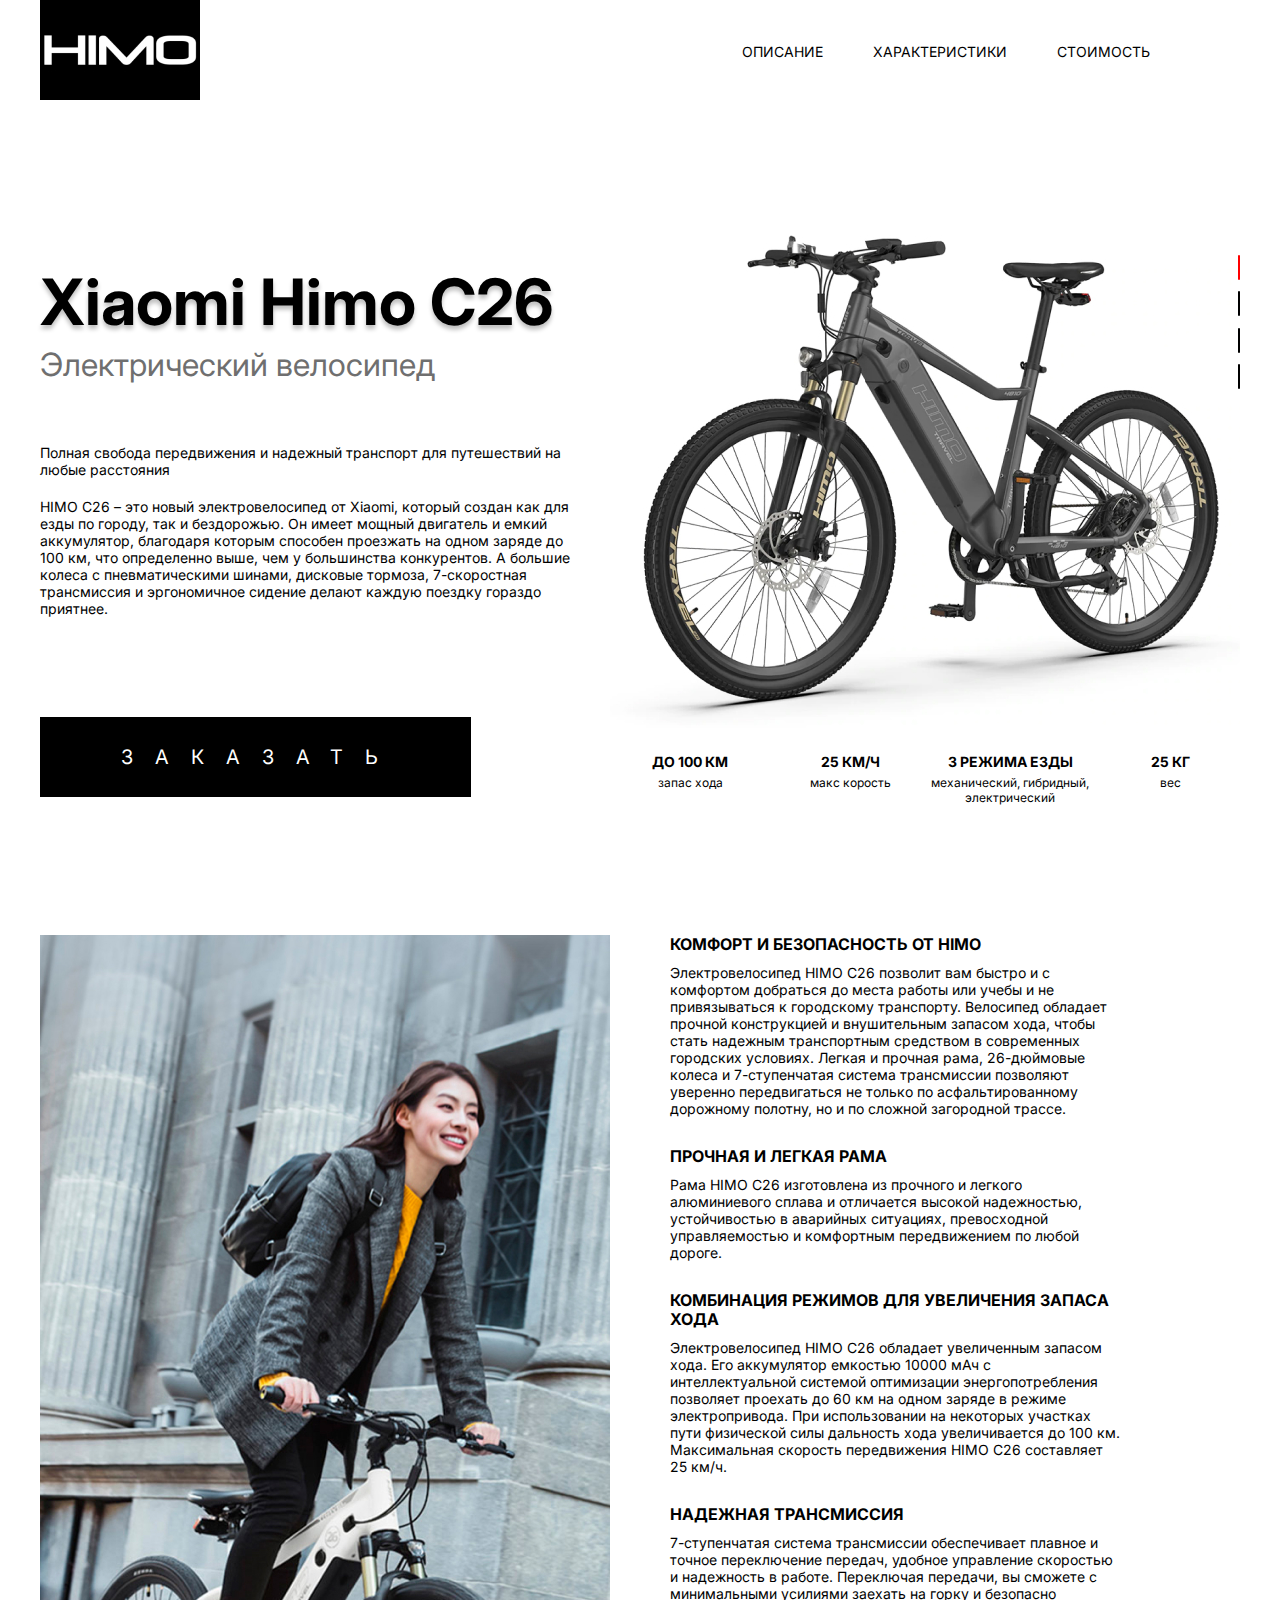
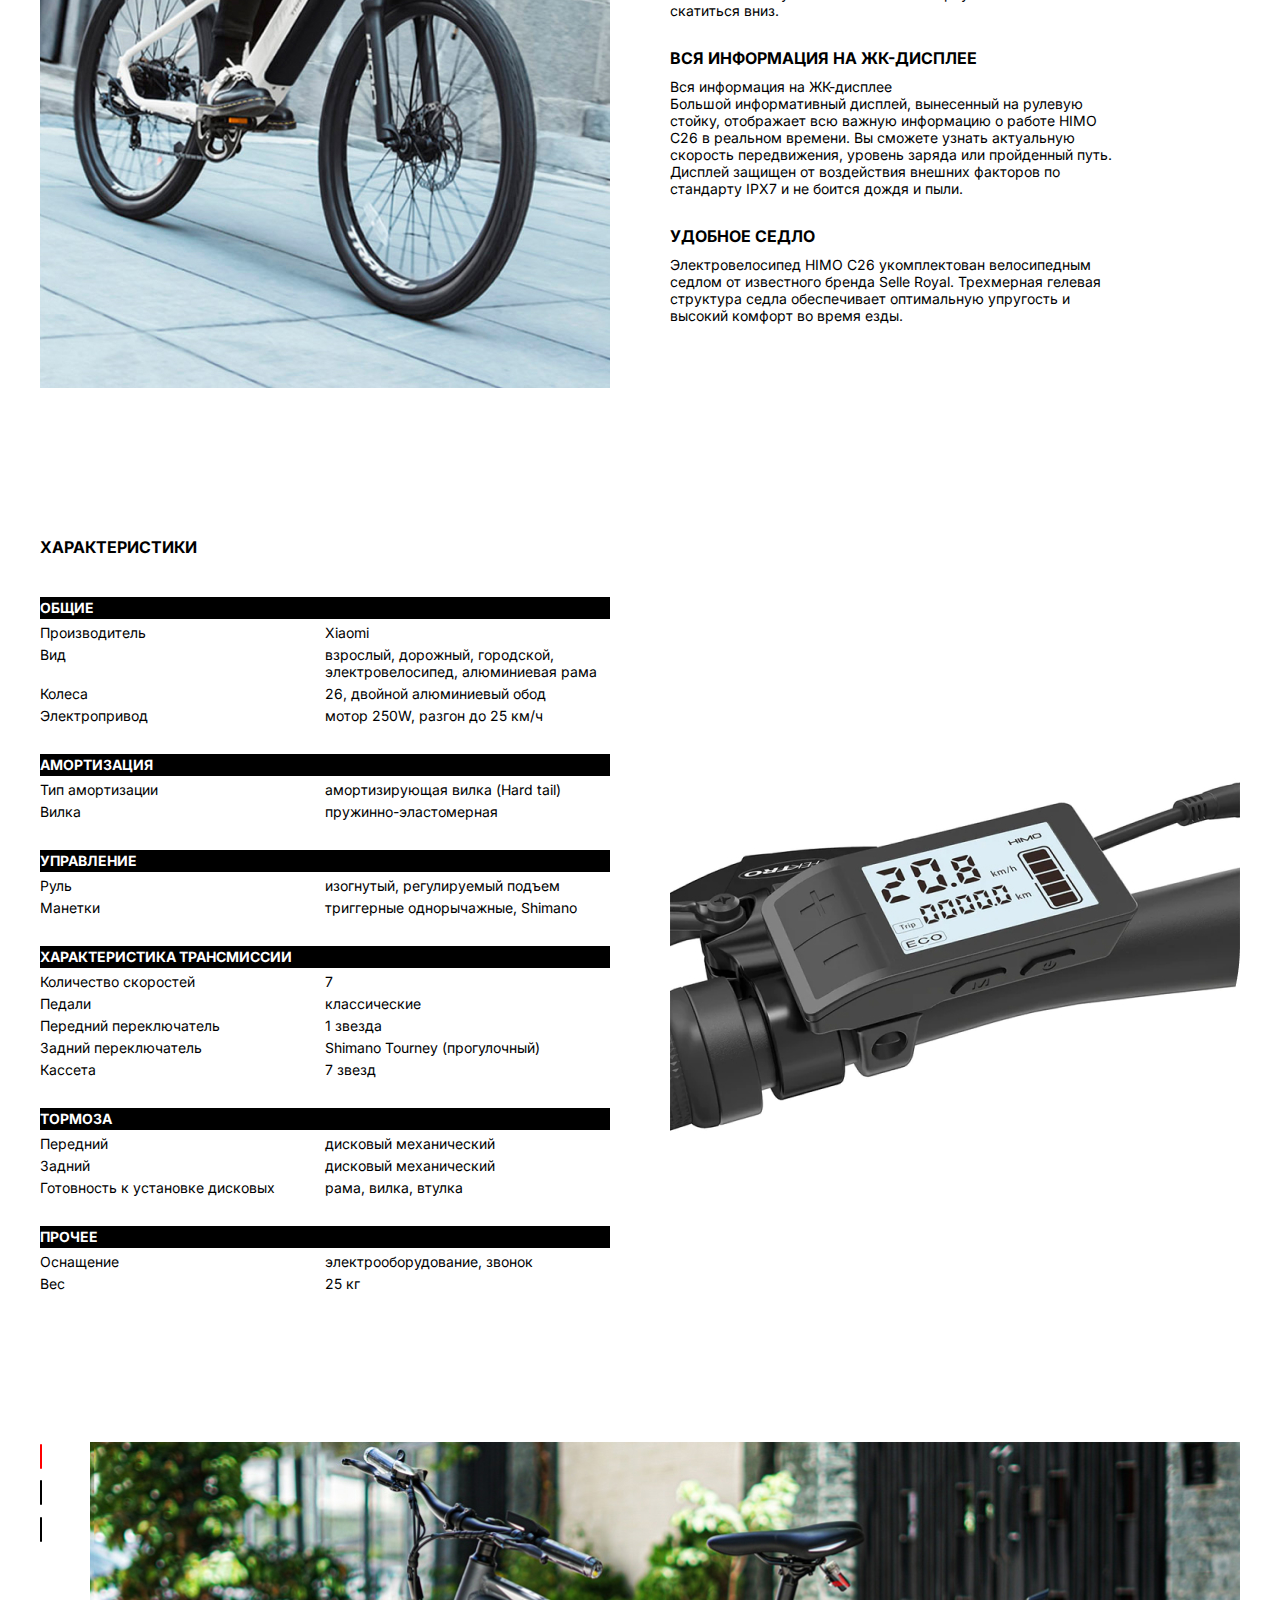
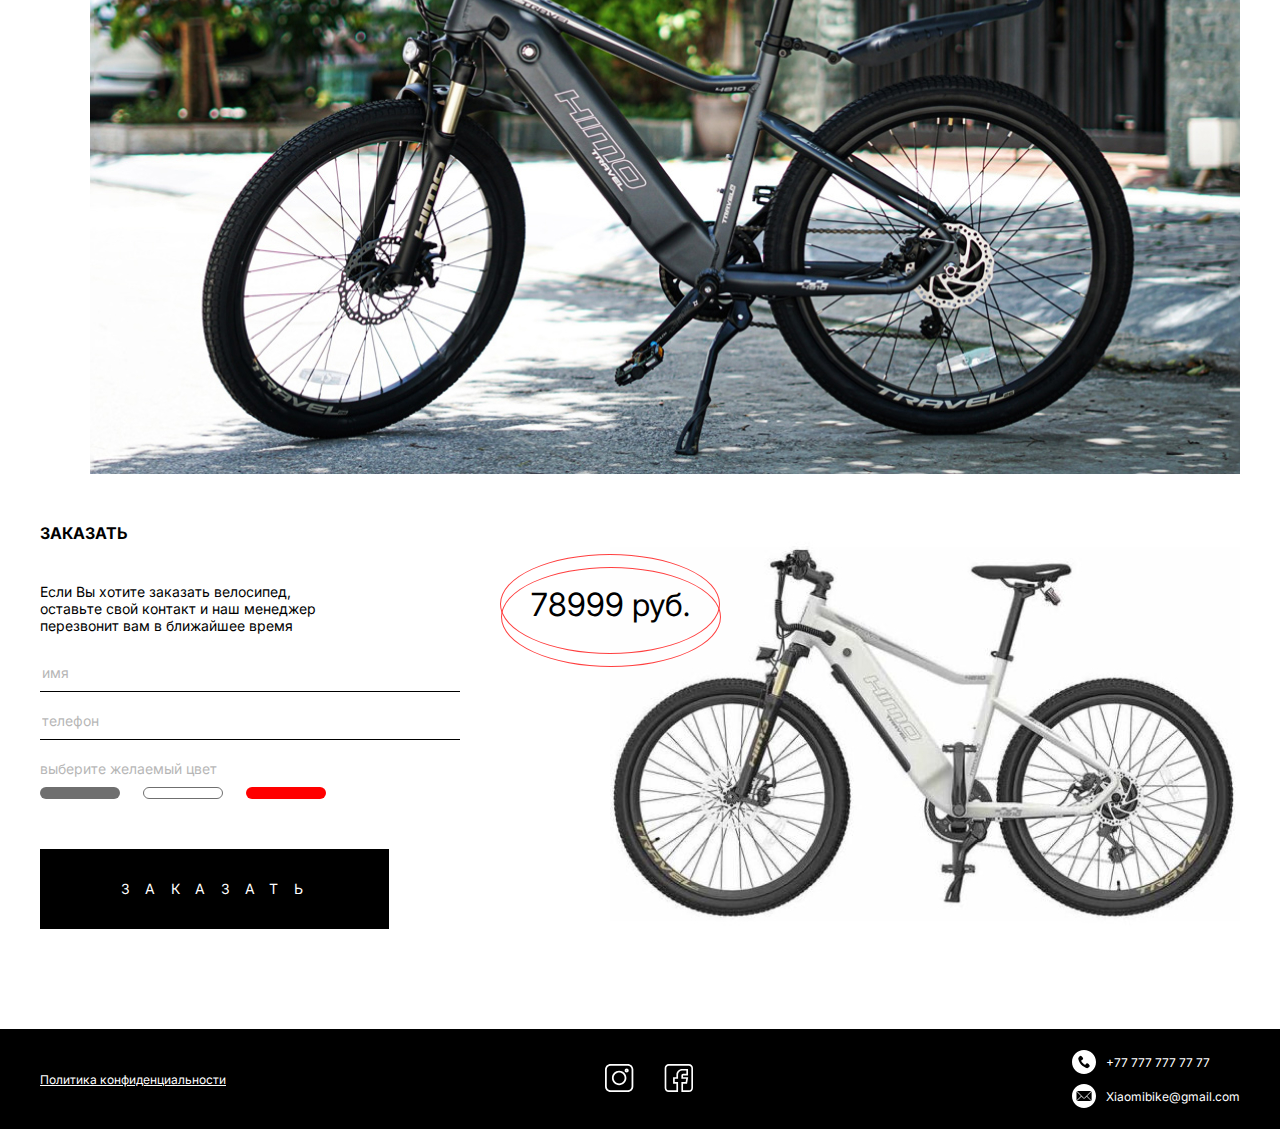
<file: bike-landing/index.html>
<!DOCTYPE html>
<html lang="ru">

<head>
	<meta charset="UTF-8" />
	<meta name="viewport" content="width=device-width, initial-scale=1.0" />
	<title>Bike landing</title>
	<link rel="stylesheet" href="css/normalize.css" />
	<link rel="preconnect" href="https://fonts.googleapis.com" />
	<link rel="preconnect" href="https://fonts.gstatic.com" crossorigin />
	<link href="https://fonts.googleapis.com/css2?family=Inter:wght@400;700&display=swap" rel="stylesheet" />
	<link rel="stylesheet" href="css/slick.css" />
	<link rel="stylesheet" href="css/style.css" />
</head>

<body>
	<header class="header">
		<div class="container">
			<div class="header__inner">
				<a class="logo" href="#">
					<img class="logo__img" src="images/logo.jpg" alt="logo" />
				</a>
				<nav class="menu">
					<ul class="menu__list">
						<li class="menu__item">
							<a class="menu__link" href="#info">Описание</a>
						</li>
						<li class="menu__item">
							<a class="menu__link" href="#characteristics">Характеристики</a>
						</li>
						<li class="menu__item">
							<a class="menu__link" href="#price">Cтоимость</a>
						</li>
					</ul>
				</nav>
			</div>
		</div>
	</header>
	<section class="bike">
		<div class="container">
			<div class="bike__inner">
				<div class="bike__column">
					<h1 class="bike__title">Xiaomi Himo C26</h1>
					<h3 class="bike__subtitle">Электрический велосипед</h3>
					<p class="bike__text">
						Полная свобода передвижения и надежный транспорт для путешествий на любые
						расстояния
					</p>
					<p class="bike__text">
						HIMO C26 – это новый электровелосипед от Xiaomi, который создан как для езды
						по городу, так и бездорожью. Он имеет мощный двигатель и емкий аккумулятор,
						благодаря которым способен проезжать на одном заряде до 100 км, что
						определенно выше, чем у большинства конкурентов. А большие колеса с
						пневматическими шинами, дисковые тормоза, 7-скоростная трансмиссия и
						эргономичное сидение делают каждую поездку гораздо приятнее.
					</p>
					<a class="bike__link" href="#price">ЗАКАЗАТЬ</a>
				</div>
				<div class="bike__column bike__column-slider">
					<div class="bike__slider">
						<img src="images/bike-1.jpg" alt="" class="bike-slider__item" />
						<img src="images/bike-2.jpg" alt="" class="bike-slider__item" />
						<img src="images/bike-3.jpg" alt="" class="bike-slider__item" />
						<img src="images/bike-4.jpg" alt="" class="bike-slider__item" />
					</div>
					<ul class="bike__list">
						<li class="bike__list-item">до 100 км <span>Запас хода</span></li>
						<li class="bike__list-item">25 км/ч <span>Макс корость</span></li>
						<li class="bike__list-item">
							3 режима езды <span>механический, гибридный, электрический</span>
						</li>
						<li class="bike__list-item">25 кг <span>вес</span></li>
					</ul>
				</div>
			</div>
		</div>
	</section>
	<section class="info" id='info'>
		<div class="container">
			<div class="info__inner">
				<img class='info__img' src="images/info-img.jpg" alt="infoimg" />
				<div class="info__list">
					<div class="info__item">
						<h4 class='info__item-title'>Комфорт и безопасность от HIMO</h4>
						<p class="info__item-text">Электровелосипед HIMO C26 позволит вам быстро и с комфортом добраться до места
							работы или учебы и не привязываться к городскому транспорту. Велосипед обладает прочной конструкцией и
							внушительным запасом хода, чтобы стать надежным транспортным средством в современных городских условиях.
							Легкая и прочная рама, 26-дюймовые колеса и 7-ступенчатая система трансмиссии позволяют уверенно
							передвигаться не только по асфальтированному дорожному полотну, но и по сложной загородной трассе.</p>
					</div>
					<div class="info__item">
						<h4 class='info__item-title'>Прочная и легкая рама</h4>
						<p class="info__item-text">Рама HIMO C26 изготовлена из прочного и легкого алюминиевого сплава и отличается
							высокой надежностью, устойчивостью в аварийных ситуациях, превосходной управляемостью и комфортным
							передвижением по любой дороге.</p>
					</div>
					<div class="info__item">
						<h4 class='info__item-title'>Комбинация режимов для увеличения запаса хода</h4>
						<p class="info__item-text">Электровелосипед HIMO C26 обладает увеличенным запасом хода. Его аккумулятор
							емкостью 10000 мАч с интеллектуальной системой оптимизации энергопотребления позволяет проехать до 60 км
							на одном заряде в режиме электропривода. При использовании на некоторых участках пути физической силы
							дальность хода увеличивается до 100 км. Максимальная скорость передвижения HIMO C26 составляет 25 км/ч.
						</p>
					</div>
					<div class="info__item">
						<h4 class='info__item-title'>Надежная трансмиссия</h4>
						<p class="info__item-text">7-ступенчатая система трансмиссии обеспечивает плавное и точное переключение
							передач, удобное управление скоростью и надежность в работе. Переключая передачи, вы сможете с
							минимальными усилиями заехать на горку и безопасно скатиться вниз.</p>
					</div>
					<div class="info__item">
						<h4 class='info__item-title'>Вся информация на ЖК-дисплее</h4>
						<p class="info__item-text">Вся информация на ЖК-дисплее <br>
							Большой информативный дисплей, вынесенный на рулевую стойку, отображает всю важную информацию о работе
							HIMO C26 в реальном времени. Вы сможете узнать актуальную скорость передвижения, уровень заряда или
							пройденный путь. Дисплей защищен от воздействия внешних факторов по стандарту IPX7 и не боится дождя и
							пыли.</p>
					</div>
					<div class="info__item">
						<h4 class='info__item-title'>Удобное седло</h4>
						<p class="info__item-text">Электровелосипед HIMO C26 укомплектован велосипедным седлом от известного бренда
							Selle Royal. Трехмерная гелевая структура седла обеспечивает оптимальную упругость и высокий комфорт во
							время езды.</p>
					</div>
				</div>
			</div>
		</div>
		</div>
	</section>
	<section class='characteristics' id='characteristics'>
		<div class="container">
			<h4 class="characteristics__head">
				Хaрактеристики
			</h4>

			<div class="characteristics__inner">
				<div class="characteristics__items">
					<ul class="characteristics__list">
						<li class="characteristics__title">
							Общие
						</li>
						<li class='characteristics__line'>
							<p class="characteristics__name">Производитель</p>
							<p class="characteristics__descr">Xiaomi</p>
						</li>
						<li class='characteristics__line'>
							<p class="characteristics__name">Вид</p>
							<p class="characteristics__descr">взрослый, дорожный, городской, электровелосипед, алюминиевая рама</p>
						</li>
						<li class='characteristics__line'>
							<p class="characteristics__name">Колеса</p>
							<p class="characteristics__descr">26, двойной алюминиевый обод</p>
						</li>
						<li class='characteristics__line'>
							<p class="characteristics__name">Электропривод</p>
							<p class="characteristics__descr">мотор 250W, разгон до 25 км/ч</p>
						</li>
					</ul>
					<ul class="characteristics__list">
						<li class="characteristics__title">
							Амортизация
						</li>
						<li class='characteristics__line'>
							<p class="characteristics__name">Тип амортизации</p>
							<p class="characteristics__descr">амортизирующая вилка (Hard tail)</p>
						</li>
						<li class='characteristics__line'>
							<p class="characteristics__name">Вилка</p>
							<p class="characteristics__descr">пружинно-эластомерная</p>
						</li>
					</ul>
					<ul class="characteristics__list">
						<li class="characteristics__title">
							Управление
						</li>
						<li class='characteristics__line'>
							<p class="characteristics__name">Руль</p>
							<p class="characteristics__descr">изогнутый, регулируемый подъем</p>
						</li>
						<li class='characteristics__line'>
							<p class="characteristics__name">Манетки</p>
							<p class="characteristics__descr">триггерные однорычажные, Shimano</p>
						</li>
					</ul>
					<ul class="characteristics__list">
						<li class="characteristics__title">
							характеристика трансмиссии
						</li>
						<li class='characteristics__line'>
							<p class="characteristics__name">Количество скоростей</p>
							<p class="characteristics__descr">7</p>
						</li>
						<li class='characteristics__line'>
							<p class="characteristics__name">Педали</p>
							<p class="characteristics__descr">классические</p>
						</li>
						<li class='characteristics__line'>
							<p class="characteristics__name">Передний переключатель</p>
							<p class="characteristics__descr">1 звезда</p>
						</li>
						<li class='characteristics__line'>
							<p class="characteristics__name">Задний переключатель</p>
							<p class="characteristics__descr">Shimano Tourney (прогулочный)</p>
						</li>
						<li class='characteristics__line'>
							<p class="characteristics__name">Кассета</p>
							<p class="characteristics__descr">7 звезд</p>
						</li>
					</ul>
					<ul class="characteristics__list">
						<li class="characteristics__title">
							Тормоза
						</li>
						<li class='characteristics__line'>
							<p class="characteristics__name">Передний</p>
							<p class="characteristics__descr">дисковый механический</p>
						</li>
						<li class='characteristics__line'>
							<p class="characteristics__name">Задний</p>
							<p class="characteristics__descr">дисковый механический</p>
						</li>
						<li class='characteristics__line'>
							<p class="characteristics__name">Готовность к установке дисковых</p>
							<p class="characteristics__descr">рама, вилка, втулка </p>
						</li>
					</ul>
					<ul class="characteristics__list">
						<li class="characteristics__title">
							Прочее
						</li>
						<li class='characteristics__line'>
							<p class="characteristics__name">Оснащение</p>
							<p class="characteristics__descr">электрооборудование, звонок</p>
						</li>
						<li class='characteristics__line'>
							<p class="characteristics__name">Вес</p>
							<p class="characteristics__descr">25 кг</p>
						</li>
					</ul>

				</div>

				<img src="images/characteristics-img.jpg" alt="" class="characteristics__img">
			</div>
		</div>
	</section>
	<div class="slider">
		<div class="container">
			<div class="slider__items">
				<div class="slider__item">
					<img src="images/slider-1.jpg" alt="" class="slider__img">
				</div>
				<div class="slider__item">
					<img src="images/slider-2.jpg" alt="" class="slider__img">
				</div>
				<div class="slider__item">
					<img src="images/slider-3.jpg" alt="" class="slider__img">
				</div>
			</div>
		</div>
	</div>
	<section class="price" id='price'>
		<div class="container">
			<div class="price__inner">
				<form class="form">
					<h4 class='form__title'>Заказать</h4>
					<p class="form__text">Если Вы хотите заказать велосипед, оставьте свой контакт и наш менеджер перезвонит вам в
						ближайшее время
					</p>
					<input class='form__input-name' type="text" placeholder='имя'>
					<input class='form__input-phone' type="tel" placeholder='телефон'>
					<p class="form__input-text">
						выберите желаемый цвет
					</p>
					<div class="form__label-box">
						<label class='form__label'>
							<input class='form__input-radio' type="radio" name='radio'>
							<div class="form__bike">
								<img src="images/bike-gray.jpg" alt="" class="form__bike-img">
								<p class="form__bike-price"> <span>79999 руб.</span></p>
							</div>
							<div class="form__radio-style form__radio-style--grey"></div>
						</label>
						<label class='form__label'>
							<input class='form__input-radio' type="radio" name='radio' checked>
							<div class="form__bike">
								<img src="images/bike-white.jpg" alt="" class="form__bike-img">
								<p class="form__bike-price"> <span>78999 руб.</span></p>
							</div>
							<div class="form__radio-style form__radio-style--white"></div>
						</label>
						</label>
						<label class='form__label'>
							<input class='form__input-radio' type="radio" name='radio'>
							<div class="form__bike">
								<img src="images/bike-red.jpg" alt="" class="form__bike-img">
								<p class="form__bike-price"> <span>77999 руб.</span></p>
							</div>
							<div class="form__radio-style form__radio-style--red"></div>
						</label>
					</div>
					<button href='#' class='form__btn' type='submit'>ЗАКАЗАТЬ</button>
				</form>
			</div>
		</div>
	</section>
	<footer class="footer">
		<div class="container">
			<div class="footer__inner">
				<a href="#" class="footer__link">Политика конфиденциальности</a>
				<div class="footer__social">
					<a class='footer__social-link' href="#">
						<img class='footer__social-img' src="images/instagram.svg" alt="instagram">
					</a>
					<a class='footer__social-link' href="#">
						<img class='footer__social-img' src="images/facebook.svg" alt="facebook">
					</a>
				</div>
				<div class="footer__contacts">
					<a class='footer__contacts-link' href="tel:+777777777777">
						<img class='footer__contacts-img' src="images/phone.svg" alt="phone">
						<span>+77 777 777 77 77</span>
					</a>
					<a class='footer__contacts-link' href="mailto:Xiaomibike@gmail.com">
						<img class='footer__contacts-img' src="images/mail.svg" alt="mail">
						<span>Xiaomibike@gmail.com</span>
					</a>
				</div>
			</div>
		</div>
	</footer>


	<script src="https://ajax.googleapis.com/ajax/libs/jquery/3.6.0/jquery.min.js"></script>
	<script src="js/slick.min.js"></script>
	<script src="js/main.js"></script>
</body>

</html>
</file>
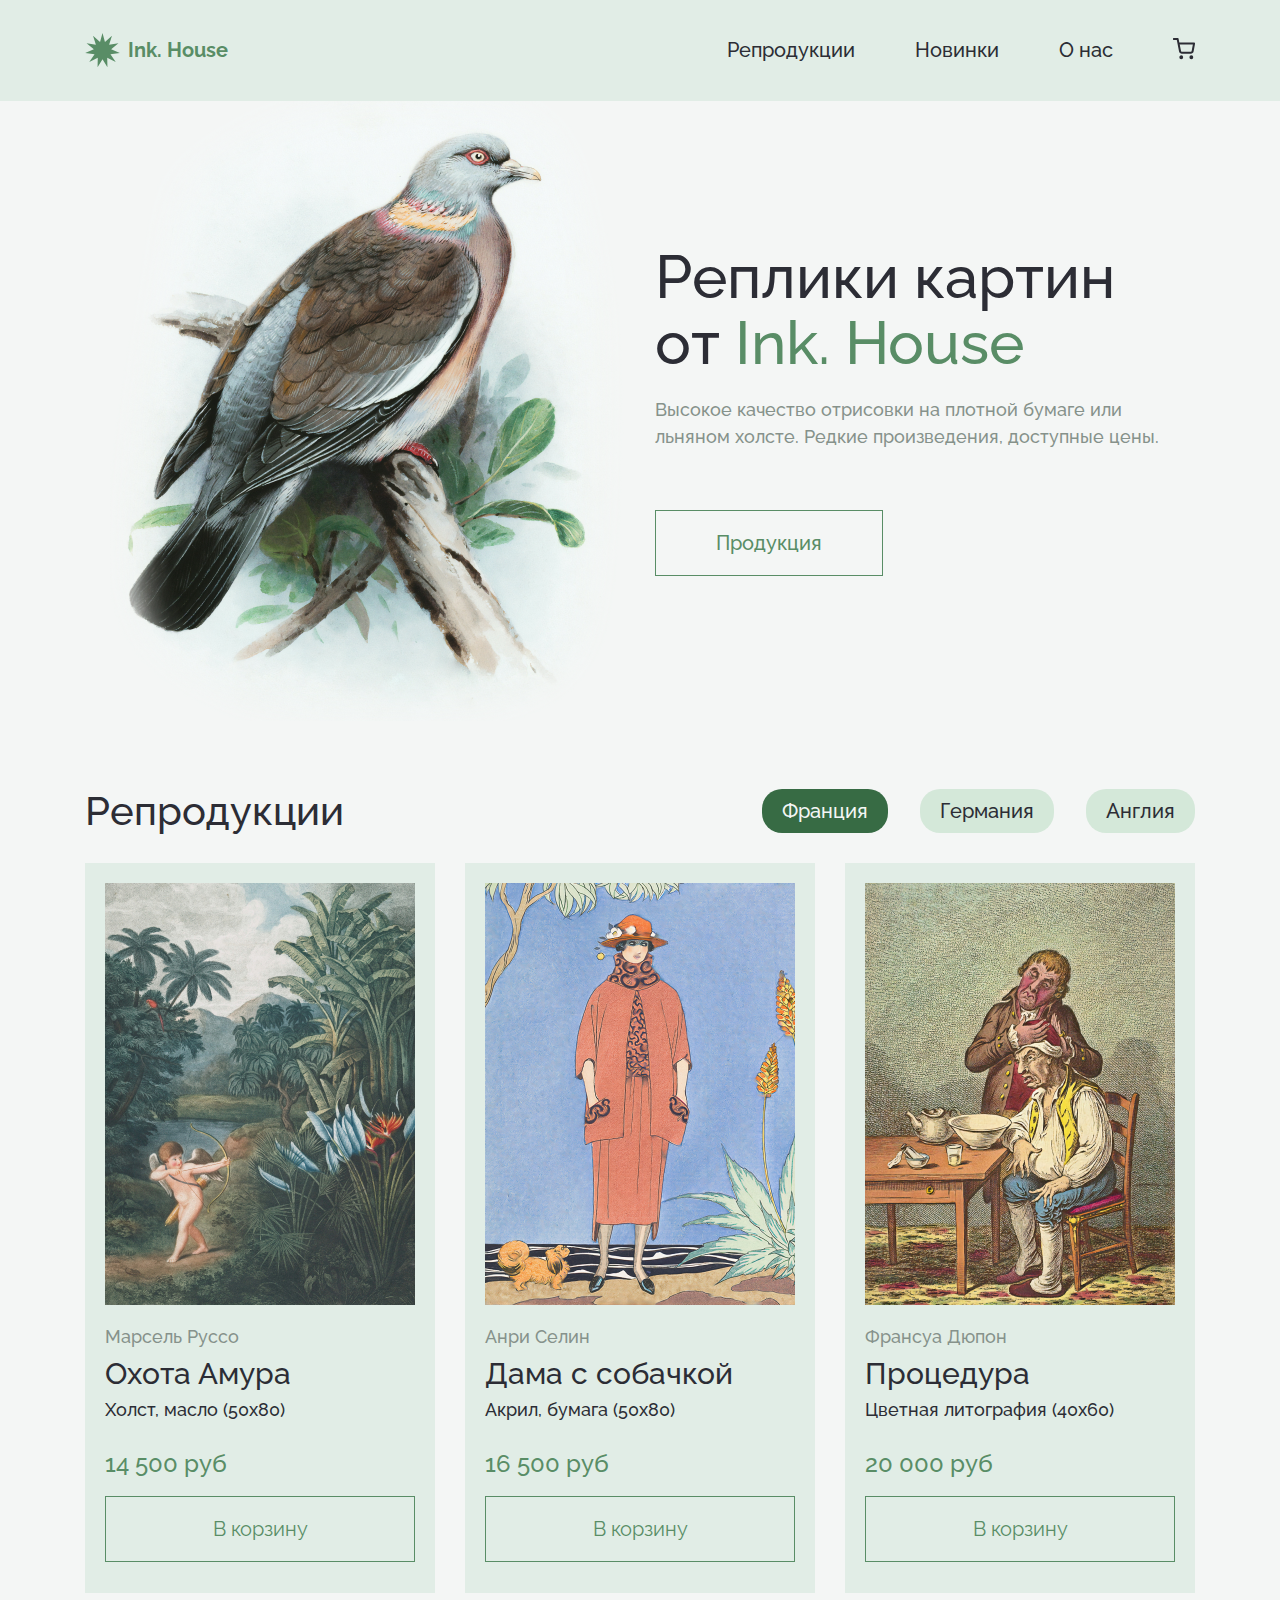
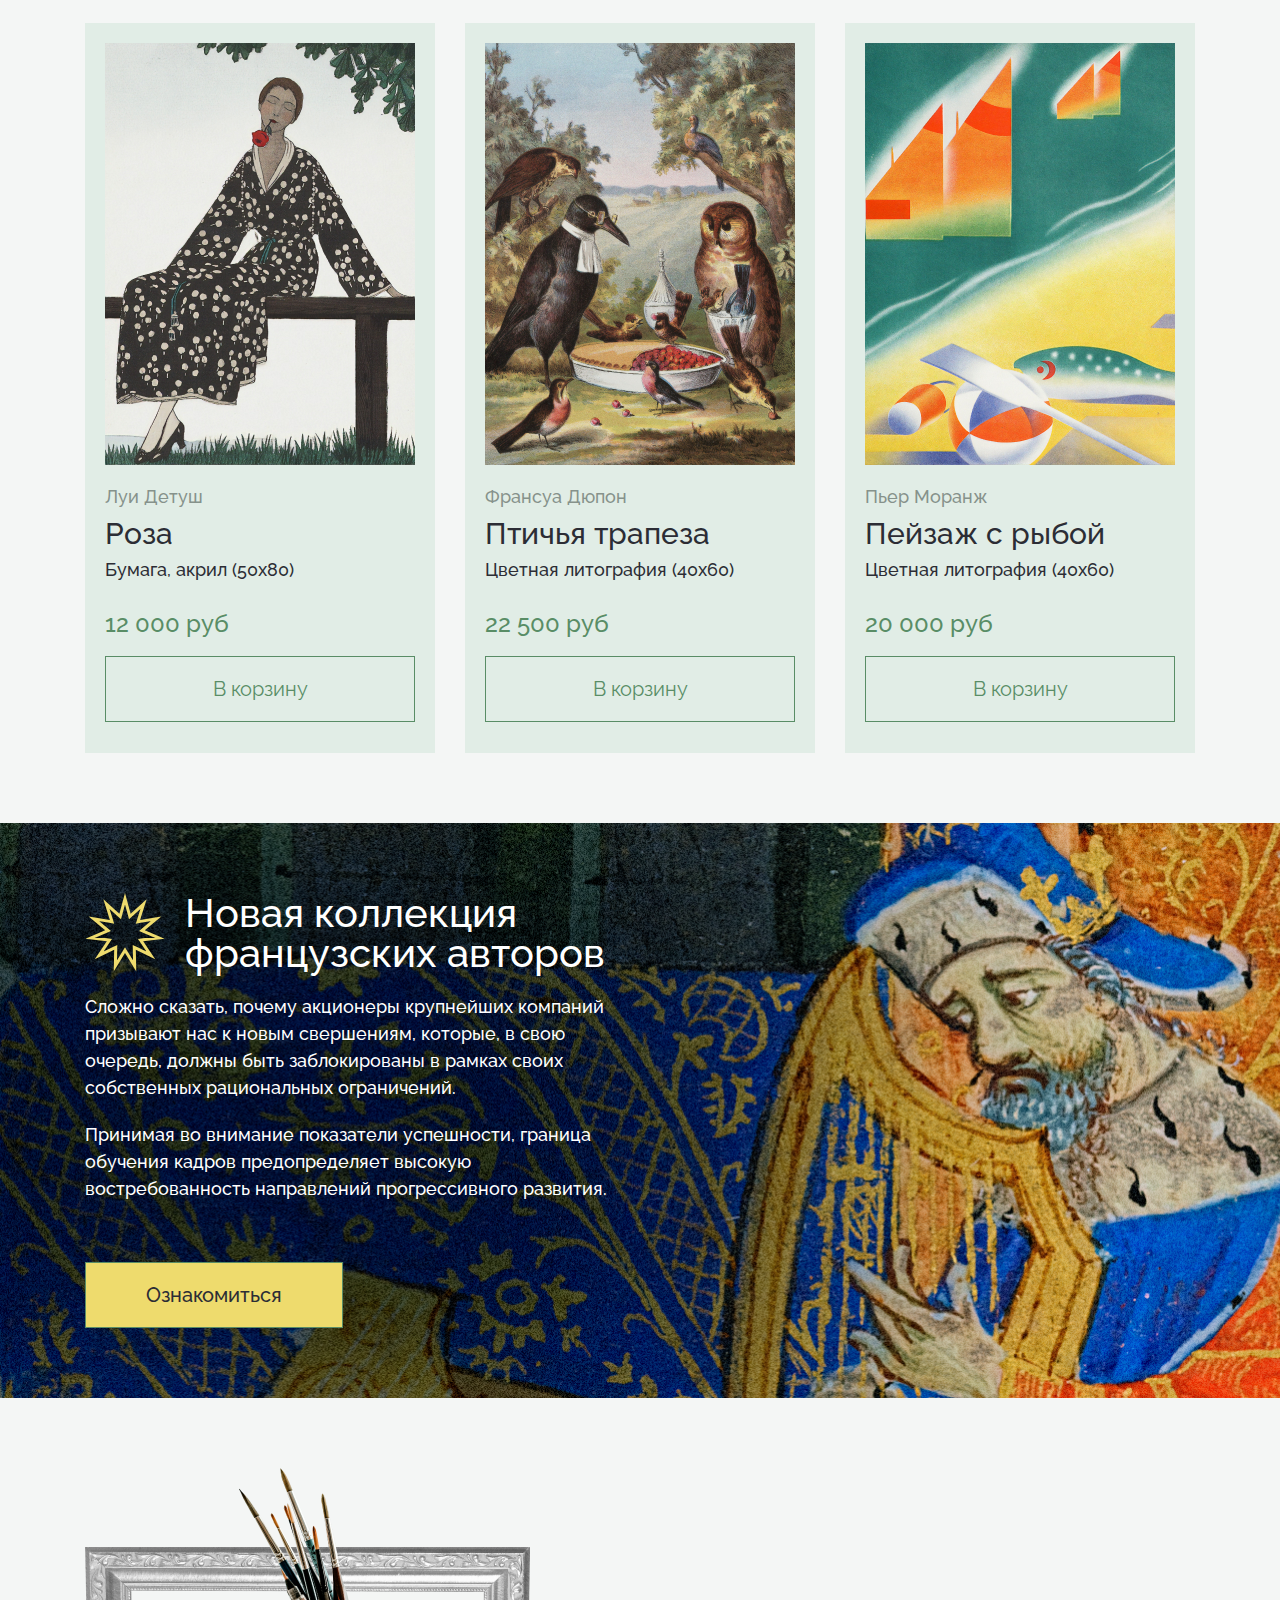
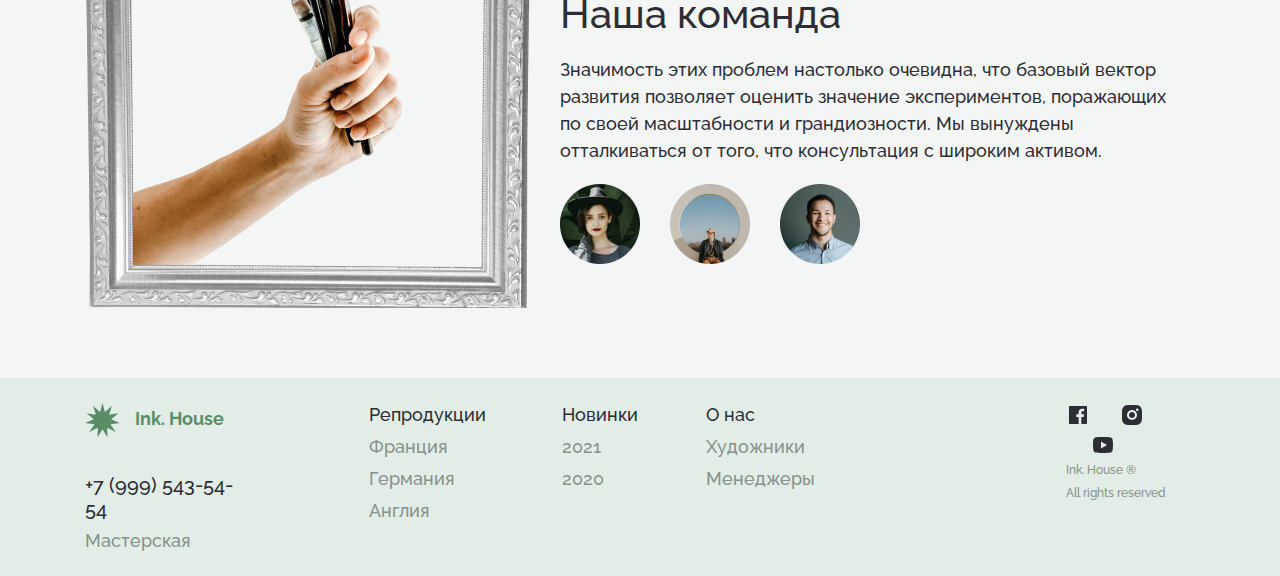
<file: ink-house/index.html>
<!DOCTYPE html>
<html lang="en">

<head>
	<meta charset="UTF-8">
	<meta name="viewport" content="width=device-width, initial-scale=1.0">
	<link rel="preconnect" href="https://fonts.googleapis.com">
	<link rel="preconnect" href="https://fonts.gstatic.com" crossorigin>
	<link href="https://fonts.googleapis.com/css2?family=Raleway:wght@500;700&display=swap" rel="stylesheet">
	<script src="script.js" defer></script>
	<link rel="stylesheet" href="style.css">
	<title>Ink House</title>
</head>

<body>
	<header class="header">
		<div class="container">
			<div class="header__inner">
				<a class="header__logo" href="#">
					<img class='logo-img' src="./img/logo.svg" alt="logo">
					<span class='logo-text'>Ink. House</span>
				</a>
				<hr class='header__hr hidden'>
				<nav class="header__nav">
					<button class="header__nav-btn">
						<span></span>
						<span></span>
						<span></span>
					</button>
					<ul class="header__menu">
						<li class="header__item"><a class='header__link' href="#paint">Репродукции</a></li>
						<li class="header__item"><a class='header__link' href="#new_collection">Новинки</a></li>
						<li class="header__item"><a class='header__link' href="#our_team">О нас</a></li>
						<li class="header__item"><a class='header__link' href="#"><img src="./img/cart.svg" alt="cart"></a></li>
					</ul>
					<a class="cart_mobile hidden" href="#"><img src="./img/cart.svg" alt="cart"></a>
				</nav>
			</div>
		</div>
	</header>
	<main class="main">
		<section class="hero">
			<div class="container">
				<div class="hero__inner">
					<img class='hero__image' src="./img/bird.png" alt="hero__bird">
					<img class="hero__image510 hidden" src="./img/bird_510.png" alt="hero__bird">
					<div class="hero__information">
						<h1 class="hero__title main-title">
							Реплики картин <br> от <span>Ink. House</span>
						</h1>
						<p class="hero__text">Высокое качество отрисовки на плотной бумаге или льняном холсте. Редкие произведения,
							доступные цены.</p>
						<button class="hero__button button">
							Продукция
						</button>
					</div>
				</div>
			</div>
		</section>
		<section id='paint' class="paint">
			<div class="container">
				<div class="paint__inner">
					<div class="paint__top">
						<h3 class="paint_title title">Репродукции</h3>
						<div class="paint__btns">
							<button class="paint__btn paint__btn--active">Франция</button><button
								class="paint__btn">Германия</button><button class="paint__btn">Англия</button>
						</div>
					</div>
					<div class="paint__cards">
						<div class="card">
							<img class="card-img" src="./img/card-1.jpg" alt="card-1">
							<p class="card__author">Марсель Руссо</p>
							<p class="card__name">
								Охота Амура
							</p>
							<p class="card__desc">
								Холст, масло (50х80)
							</p>
							<p class="card__price">
								14 500 руб
							</p>
							<button class="button card__btn">
								В корзину
							</button>
						</div>
						<div class="card">
							<img class="card-img" src="./img/card-2.jpg" alt="card-2">
							<p class="card__author">Анри Селин</p>
							<p class="card__name">
								Дама с собачкой
							</p>
							<p class="card__desc">
								Акрил, бумага (50х80)
							</p>
							<p class="card__price">
								16 500 руб
							</p>
							<button class="button card__btn">
								В корзину
							</button>
						</div>
						<div class="card">
							<img class="card-img" src="./img/card-3.jpg" alt="card-3">
							<p class="card__author">Франсуа Дюпон</p>
							<p class="card__name">
								Процедура
							</p>
							<p class="card__desc">
								Цветная литография (40х60)
							</p>
							<p class="card__price">
								20 000 руб
							</p>
							<button class="button card__btn">
								В корзину
							</button>
						</div>
						<div class="card">
							<img class="card-img" src="./img/card-4.jpg" alt="card-4">
							<p class="card__author">Луи Детуш</p>
							<p class="card__name">
								Роза
							</p>
							<p class="card__desc">
								Бумага, акрил (50х80)
							</p>
							<p class="card__price">
								12 000 руб
							</p>
							<button class="button card__btn">
								В корзину
							</button>
						</div>
						<div class="card">
							<img class="card-img" src="./img/card-5.jpg" alt="card-5">
							<p class="card__author">Франсуа Дюпон</p>
							<p class="card__name">
								Птичья трапеза
							</p>
							<p class="card__desc">
								Цветная литография (40х60)
							</p>
							<p class="card__price">
								22 500 руб
							</p>
							<button class="button card__btn">
								В корзину
							</button>
						</div>
						<div class="card">
							<img class="card-img" src="./img/card-6.jpg" alt="card-6">
							<p class="card__author">Пьер Моранж</p>
							<p class="card__name">
								Пейзаж с рыбой
							</p>
							<p class="card__desc">
								Цветная литография (40х60)
							</p>
							<p class="card__price">
								20 000 руб
							</p>
							<button class="button card__btn">
								В корзину
							</button>
						</div>
					</div>
				</div>
			</div>
		</section>
		<section id='new_collection' class="new_collection">
			<div class="container">
				<div class="new_collection__inner">
					<h2 class="new_collection__title title">Новая коллекция <br> французских авторов</h2>
					<p class="new_collection__descr">
						Сложно сказать, почему акционеры крупнейших компаний призывают нас к новым свершениям, которые, в свою
						очередь, должны быть заблокированы в рамках своих собственных рациональных ограничений.
					</p>
					<p class="new_collection__descr">
						Принимая во внимание показатели успешности, граница обучения кадров предопределяет высокую востребованность
						направлений прогрессивного развития.
					</p>
					<button class="new_collection__btn button">
						Ознакомиться
					</button>
				</div>
			</div>
		</section>
		<section id='our_team' class="our-team">
			<div class="container">
				<div class="our-team__inner">
					<img class="our-team__img" alt="our-team-img" src='./img/our-team-img.png'>
					<img class="our-team__img780 hidden" src="./img/our-team-img780.png" alt="our-team-img">
					<img class="our-team__img580 hidden" src="./img/our-team-img578.png" alt="our-team-img">
					<img class="our-team__imgM hidden" src="./img/our-team-imgM.png" alt="our-team-img">
					<div class="our-team__descr">
						<h2 class="our-team__title title">Наша команда</h2>
						<p class="our-team__text">Значимость этих проблем настолько очевидна, что базовый вектор развития позволяет
							оценить значение экспериментов, поражающих по своей масштабности и грандиозности. Мы вынуждены
							отталкиваться от того, что консультация с широким активом.</p>
						<img class="our-team__circles" src="./img/our-team-circles.png" alt="our-team-circles">
					</div>
				</div>
			</div>
		</section>
	</main>
	<div class="footer">
		<div class="container">
			<div class="footer__inner">
				<div class="footer__left">
					<p class="footer__left-logo">
						Ink. House
					</p>
					<div class="number__container">
						<p class="footer__left-number">
							+7 (999) 543-54-54
						</p>
						<span class="footer__left-span">
							Мастерская
						</span>
					</div>
				</div>
				<div class="footer__right">
					<div class="footer__menu">
						<ul class="footer__right-menu menu">
							<li class="menu-item">
								<a class="menu-link" href="#">Репродукции</a>
							</li>
							<li class="menu-item">
								<a class="menu-link" href="#">Франция</a>
							</li>
							<li class="menu-item">
								<a class="menu-link" href="#">Германия</a>
							</li>
							<li class="menu-item">
								<a class="menu-link" href="#">Англия</a>
							</li>
						</ul>
						<ul class="footer__right-menu menu">
							<li class="menu-item">
								<a class="menu-link" href="#">Новинки</a>
							</li>
							<li class="menu-item">
								<a class="menu-link" href="#">2021</a>
							</li>
							<li class="menu-item">
								<a class="menu-link" href="#">2020</a>
							</li>
						</ul>
						<ul class="footer__right-menu menu">
							<li class="menu-item">
								<a class="menu-link" href="#">О нас</a>
							</li>
							<li class="menu-item">
								<a class="menu-link" href="#">Художники</a>
							</li>
							<li class="menu-item">
								<a class="menu-link" href="#">Менеджеры</a>
							</li>
						</ul>
					</div>
					<hr class="footer__hr hidden">

					<div class="footer__socials">
						<a class="footer__social-link" href="#"><img class="footer__right-socials" src="./img/fb.svg" alt="fb"></a>
						<a class="footer__social-link" href="#"><img class="footer__right-socials" src="./img/inst.svg"
								alt="inst"></a>
						<a class="footer__social-link" href="#"><img class="footer__right-socials" src="./img/yt.svg" alt="yt"></a>
						<p class="footer__right-text">
							Ink. House ®
						</p>
						<p class="footer__right-text">
							All rights reserved
						</p>
					</div>
				</div>
			</div>
		</div>
	</div>
	</div>
</body>

</html>
</file>
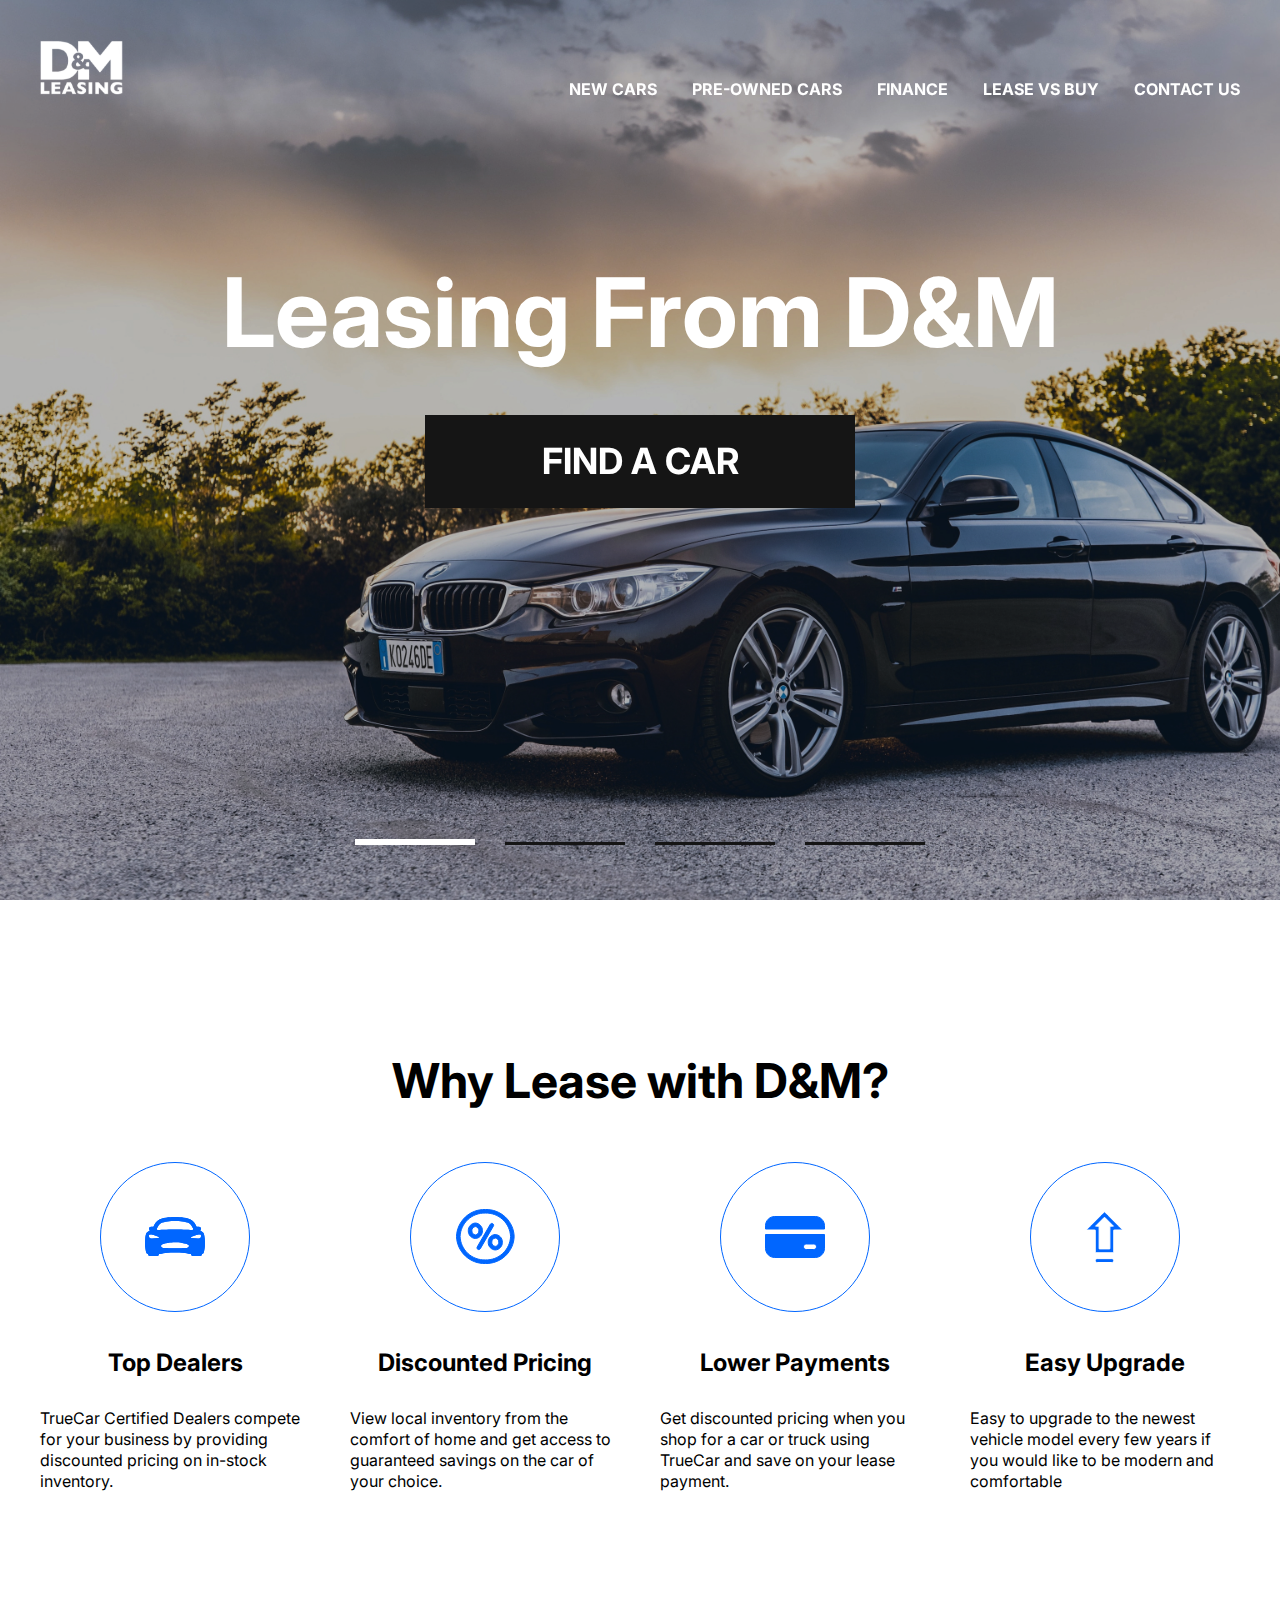
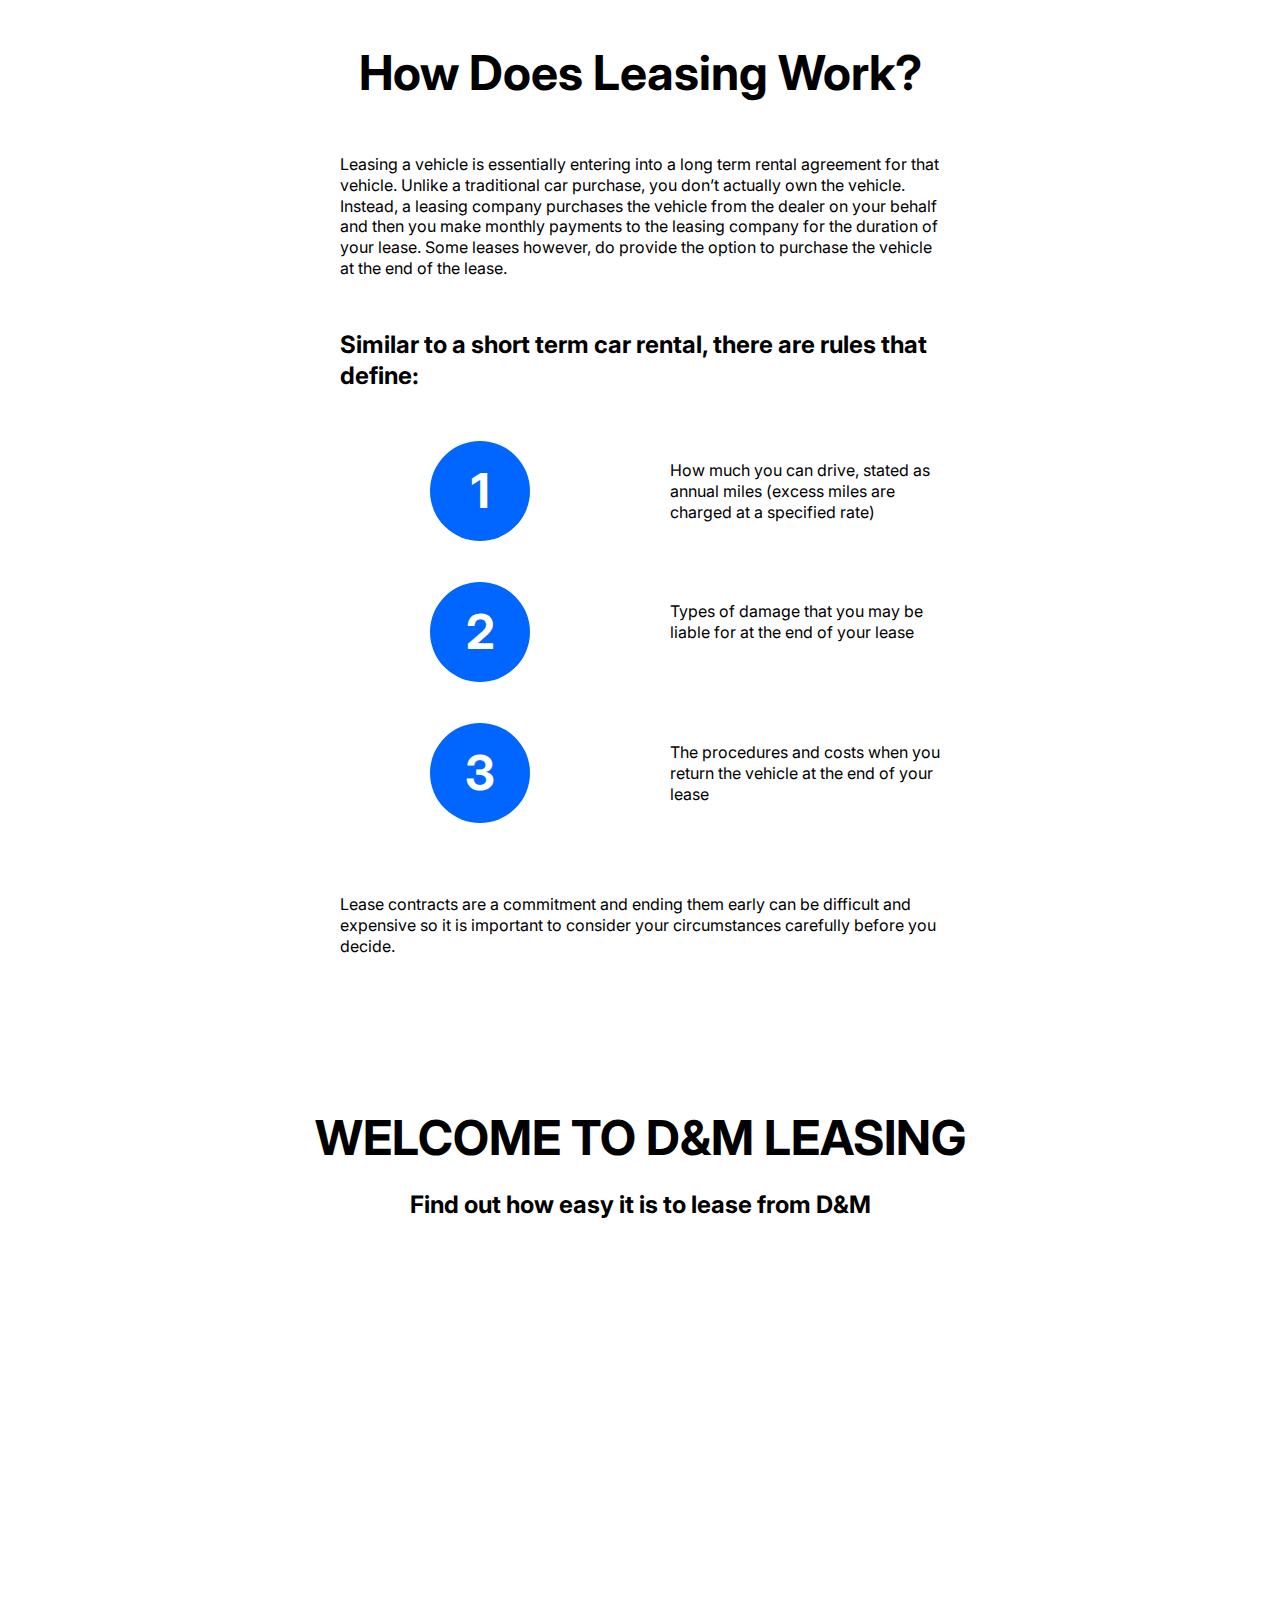
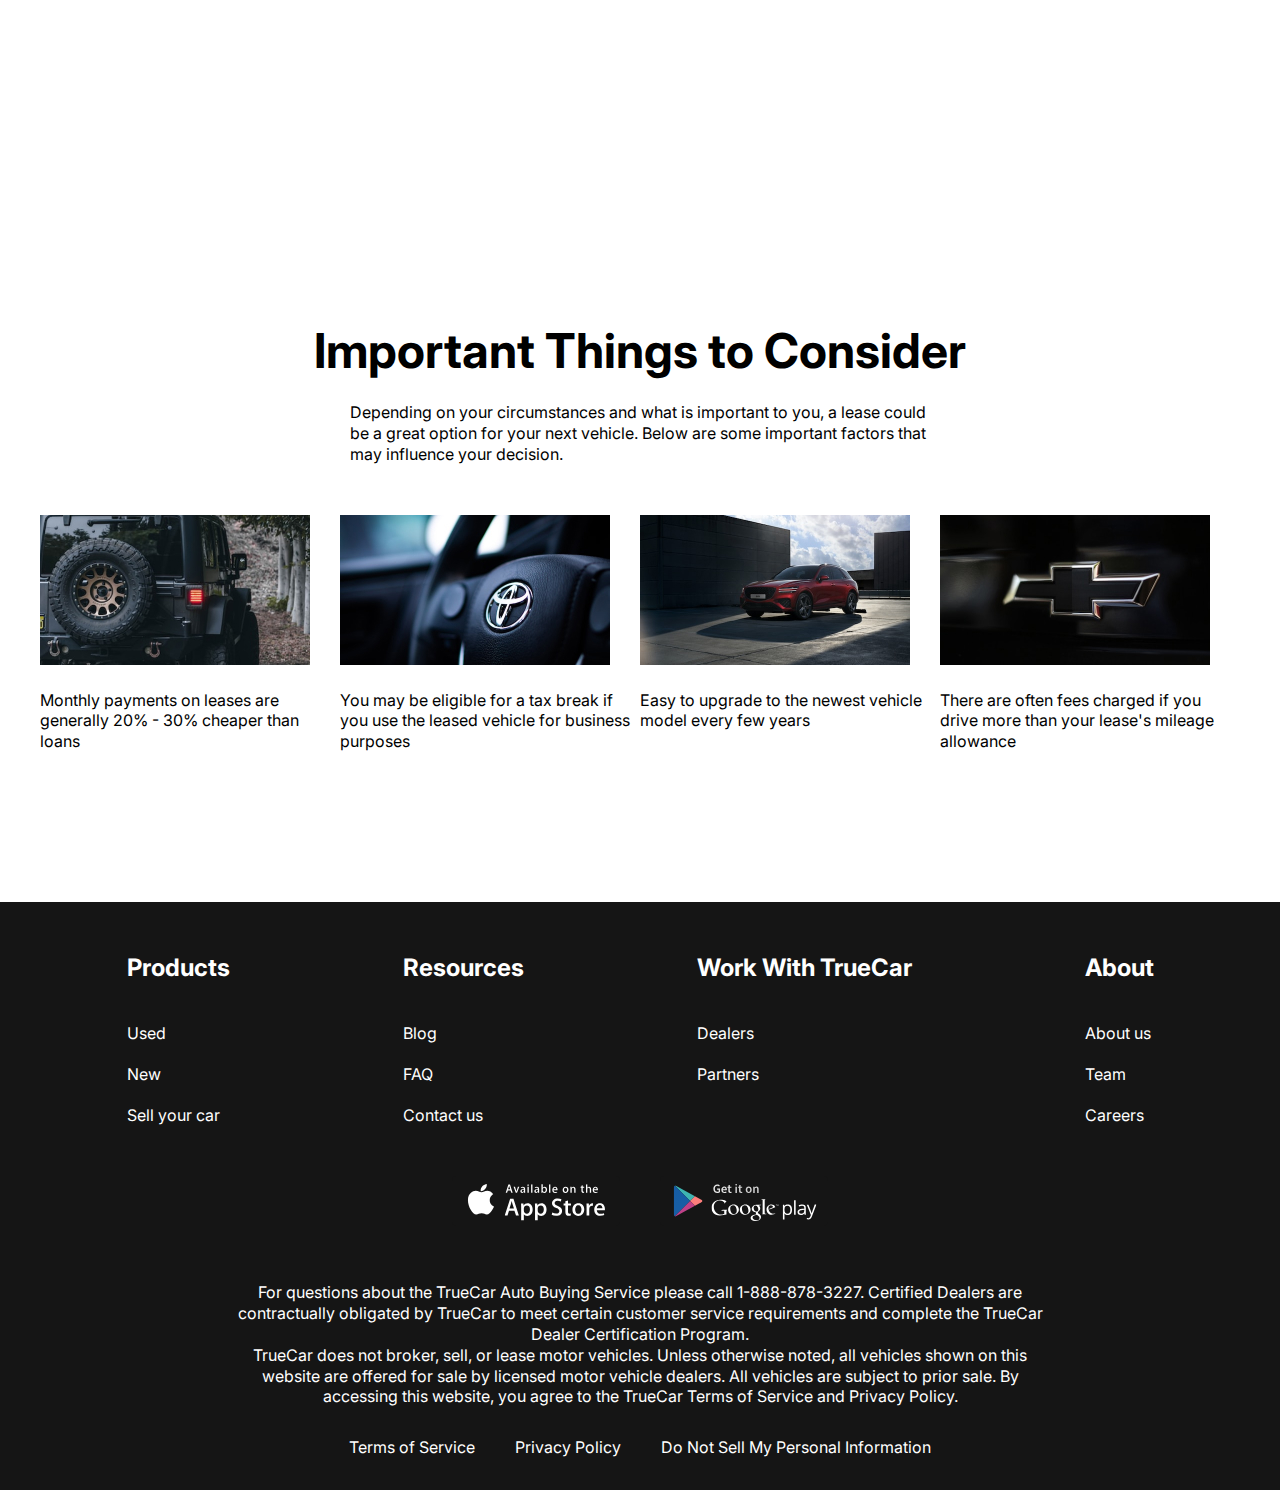
<file: lease-cars/index.html>
<!DOCTYPE html>
<html lang="en">

<head>
	<meta charset="UTF-8">
	<meta name="viewport" content="width=device-width, initial-scale=1.0">
	<link rel="stylesheet" href="https://cdn.jsdelivr.net/npm/swiper@10/swiper-bundle.min.css" />
	<link rel="stylesheet" href="css/style.css">
	<link rel="preconnect" href="https://fonts.googleapis.com">
	<link rel="preconnect" href="https://fonts.gstatic.com" crossorigin>
	<link href="https://fonts.googleapis.com/css2?family=Inter:wght@400;700&display=swap" rel="stylesheet">
	<title>lease cars</title>
</head>

<body>
	<div class="wrapper">
		<header class="header header-main">
			<div class="container">
				<div class="header__inner">
					<a class="logo" href="index.html">
						<img class="logo__img" src="images/logo.svg" alt="logo">
					</a>
					<nav class="menu">
						<button class="menu__btn">
							<span></span>
							<span></span>
							<span></span>
						</button>
						<ul class="menu__list">
							<li class="menu__list-item">
								<a class="menu__list-link" href="new-cars.html">NEW CARS</a>
							</li>
							<li class="menu__list-item">
								<a class="menu__list-link" href="#">PRE-OWNED CARS</a>
							</li>
							<li class="menu__list-item">
								<a class="menu__list-link" href="#">FINANCE</a>
							</li>
							<li class="menu__list-item">
								<a class="menu__list-link" href="#">LEASE VS BUY</a>
							</li>
							<li class="menu__list-item">
								<a class="menu__list-link" href="contacts.html">CONTACT US</a>
							</li>
						</ul>
					</nav>
				</div>
			</div>
		</header>
		<main class="main">
			<section class="top">
				<div class="container">
					<h1 class="title">Leasing From D&M</h1>
					<a class="top__link" href="new-cars.html">FIND A CAR</a>
				</div>
			</section>
			<div class="slider">
				<div class="swiper">
					<div class="swiper-wrapper">
						<div class="swiper-slide" style='background-image: url(images/slide-1.jpg);'></div>
						<div class="swiper-slide" style='background-image: url(images/slide-2.jpg);'></div>
						<div class="swiper-slide" style='background-image: url(images/slide-1.jpg);'></div>
						<div class="swiper-slide" style='background-image: url(images/slide-2.jpg);'></div>
					</div>
					<div class="swiper-pagination"></div>
				</div>
			</div>
			<section class="why-lease">
				<div class="container">
					<h2 class="section-title">Why Lease with D&M?</h2>
					<ul class="why-lease__list">
						<li class="why-lease__item">
							<img class="why-lease__item-img" src="images/why-lease-1.svg" alt="">
							<h3 class="why-lease__item-title">Top Dealers</h3>
							<p class="why-lease__item-text">TrueCar Certified Dealers compete for your business by providing
								discounted pricing on in-stock inventory.</p>
						</li>

						<li class="why-lease__item">
							<img class="why-lease__item-img" src="images/why-lease-2.svg" alt="">
							<h3 class="why-lease__item-title">Discounted Pricing</h3>
							<p class="why-lease__item-text">View local inventory from the comfort of home and get access to guaranteed
								savings on the car of your choice.</p>
						</li>

						<li class="why-lease__item">
							<img class="why-lease__item-img" src="images/why-lease-3.svg" alt="">
							<h3 class="why-lease__item-title">Lower Payments</h3>
							<p class="why-lease__item-text">Get discounted pricing when you shop for a car or truck using TrueCar and
								save on your lease payment.</p>
						</li>

						<li class="why-lease__item">
							<img class="why-lease__item-img" src="images/why-lease-4.svg" alt="">
							<h3 class="why-lease__item-title">Easy Upgrade</h3>
							<p class="why-lease__item-text">Easy to upgrade to the newest vehicle model every few years if you would
								like to be modern and comfortable
							</p>
						</li>
					</ul>
				</div>
			</section>
			<section class="how-does">
				<div class="container">
					<div class="how-does__inner">
						<h2 class="section-title">
							How Does Leasing Work?
						</h2>
						<p class="how-does__text">
							Leasing a vehicle is essentially entering into a long term rental agreement for that vehicle. Unlike a
							traditional car purchase, you don’t actually own the vehicle. Instead, a leasing company purchases the
							vehicle from the dealer on your behalf and then you make monthly payments to the leasing company for the
							duration of your lease. Some leases however, do provide the option to purchase the vehicle at the end of
							the lease.
						</p>
						<h4 class="how-does__title">Similar to a short term car rental, there are rules that define:</h4>
						<ol class="how-does__list">
							<li class="how-does__item">How much you can drive, stated as annual miles (excess miles are charged at a
								specified rate)</li>
							<li class="how-does__item">Types of damage that you may be liable for at the end of your lease</li>
							<li class="how-does__item">The procedures and costs when you return the vehicle at the end of your lease
							</li>
						</ol>
						<p class="how-does__text">
							Lease contracts are a commitment and ending them early can be difficult and expensive so it is important
							to consider your circumstances carefully before you decide.
						</p>
					</div>
				</div>
			</section>
			<section class="video">
				<div class="container">
					<h2 class="section-title video__title">
						WELCOME TO D&M LEASING
					</h2>
					<p class="video__text">
						Find out how easy it is to lease from D&M
					</p>
					<iframe class='video__content' width="1000" height="500"
						src="https://www.youtube.com/embed/WL2juWE-fD0?si=zyCM_r5-jAhWINF8&amp;controls=0"
						title="YouTube video player" frameborder="0"
						allow="accelerometer; autoplay; clipboard-write; encrypted-media; gyroscope; picture-in-picture; web-share"
						allowfullscreen></iframe>
				</div>
			</section>
			<section class="important">
				<div class="container">
					<h2 class="section-title important__title">
						Important Things to Consider
					</h2>
					<p class="important__text">
						Depending on your circumstances and what is important to you, a lease could be a great option for your next
						vehicle. Below are some important factors that may influence your decision.
					</p>
					<ul class="important__list">
						<li class="important__item">
							<img class="important__item-img" src="images/imp-1.jpg" alt="">
							<p class="important__item-text">Monthly payments on leases are generally 20% - 30% cheaper than loans</p>
						</li>
						<li class="important__item">
							<img class="important__item-img" src="images/imp-2.jpg" alt="">
							<p class="important__item-text">You may be eligible for a tax break if you use the leased vehicle for
								business purposes</p>
						</li>
						<li class="important__item">
							<img class="important__item-img" src="images/imp-3.jpg" alt="">
							<p class="important__item-text">Easy to upgrade to the newest vehicle model every few years</p>
						</li>
						<li class="important__item">
							<img class="important__item-img" src="images/imp-4.jpg" alt="">
							<p class="important__item-text">There are often fees charged if you drive more than your lease's mileage
								allowance</p>
						</li>
					</ul>
				</div>
			</section>
		</main>
		<footer class="footer">
			<div class="container">
				<nav class="footer__menu">
					<ul class="footer__menu-list">
						<li class="footer__menu-item">
							<p class="footer__menu-title" href="#">Products</p>
						</li>
						<li class="footer__menu-item">
							<a class="footer__menu-link" href="#">Used</a>
						</li>
						<li class="footer__menu-item">
							<a class="footer__menu-link" href="#">New</a>
						</li>
						<li class="footer__menu-item">
							<a class="footer__menu-link" href="#">Sell your car</a>
						</li>
					</ul>
					<ul class="footer__menu-list">
						<li class="footer__menu-item">
							<p class="footer__menu-title" href="#">Resources</p>
						</li>
						<li class="footer__menu-item">
							<a class="footer__menu-link" href="#">Blog</a>
						</li>
						<li class="footer__menu-item">
							<a class="footer__menu-link" href="#">FAQ</a>
						</li>
						<li class="footer__menu-item">
							<a class="footer__menu-link" href="contacts.html">Contact us</a>
						</li>
					</ul>
					<ul class="footer__menu-list">
						<li class="footer__menu-item">
							<p class="footer__menu-title" href="#">Work With TrueCar</p>
						</li>
						<li class="footer__menu-item">
							<a class="footer__menu-link" href="#">Dealers</a>
						</li>
						<li class="footer__menu-item">
							<a class="footer__menu-link" href="#">Partners</a>
						</li>
					</ul>
					<ul class="footer__menu-list">
						<li class="footer__menu-item">
							<p class="footer__menu-title" href="#">About</p>
						</li>
						<li class="footer__menu-item">
							<a class="footer__menu-link" href="#">About us</a>
						</li>
						<li class="footer__menu-item">
							<a class="footer__menu-link" href="#">Team</a>
						</li>
						<li class="footer__menu-item">
							<a class="footer__menu-link" href="#">Careers</a>
						</li>
					</ul>
				</nav>
				<ul class="app">
					<li class="app__item">
						<a class="app__item-link" href="#">
							<img class='app__item-img' src="images/appstore.svg" alt="appstore">
						</a>
					</li>
					<li class="app__item">
						<a class="app__item-link" href="#">
							<img class='app__item-img' src="images/googleplay.svg" alt="googleplay">
						</a>
					</li>
				</ul>
				<div class="footer__copy">
					<p class="footer__copy-text">For questions about the TrueCar Auto Buying Service please call 1-888-878-3227.
						Certified Dealers are contractually obligated by TrueCar to meet certain customer service requirements and
						complete the TrueCar Dealer Certification Program.
					</p>
					<p class="footer__copy-text">TrueCar does not broker, sell, or lease motor vehicles. Unless otherwise noted,
						all vehicles shown on this
						website are offered for sale by licensed motor vehicle dealers. All vehicles are subject to prior sale. By
						accessing this website, you agree to the TrueCar Terms of Service and Privacy Policy.
					</p>
				</div>
				<nav class="copy__nav">
					<ul class="copy__nav-list">
						<li class="copy__nav-item"><a class="copy__nav-link" href="#">Terms of Service</a></li>
						<li class="copy__nav-item"><a class="copy__nav-link" href="#">Privacy Policy</a></li>
						<li class="copy__nav-item"><a class="copy__nav-link" href="#">Do Not Sell My Personal Information</a></li>
					</ul>
				</nav>
			</div>
		</footer>
	</div>
	<script src="https://cdn.jsdelivr.net/npm/swiper@10/swiper-bundle.min.js"></script>
	<script src="js/main.js"></script>
</body>

</html>
</file>
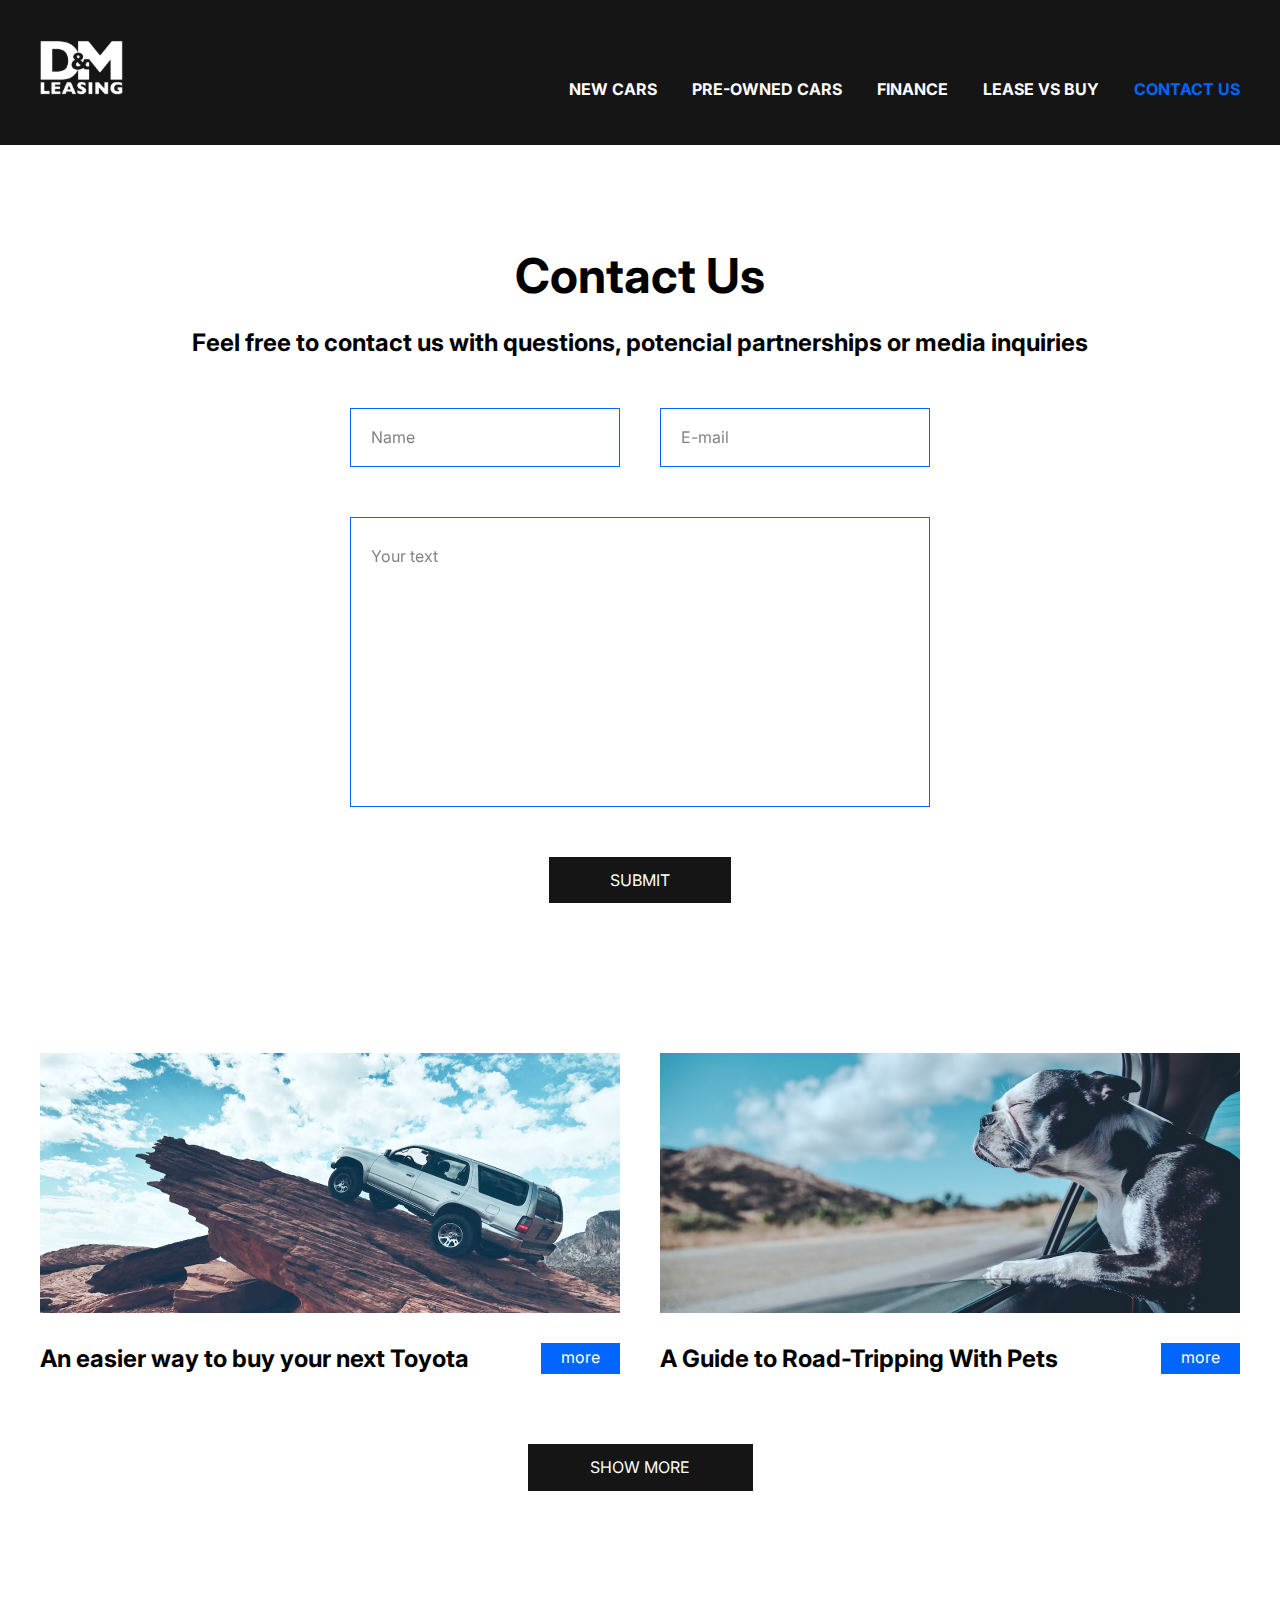
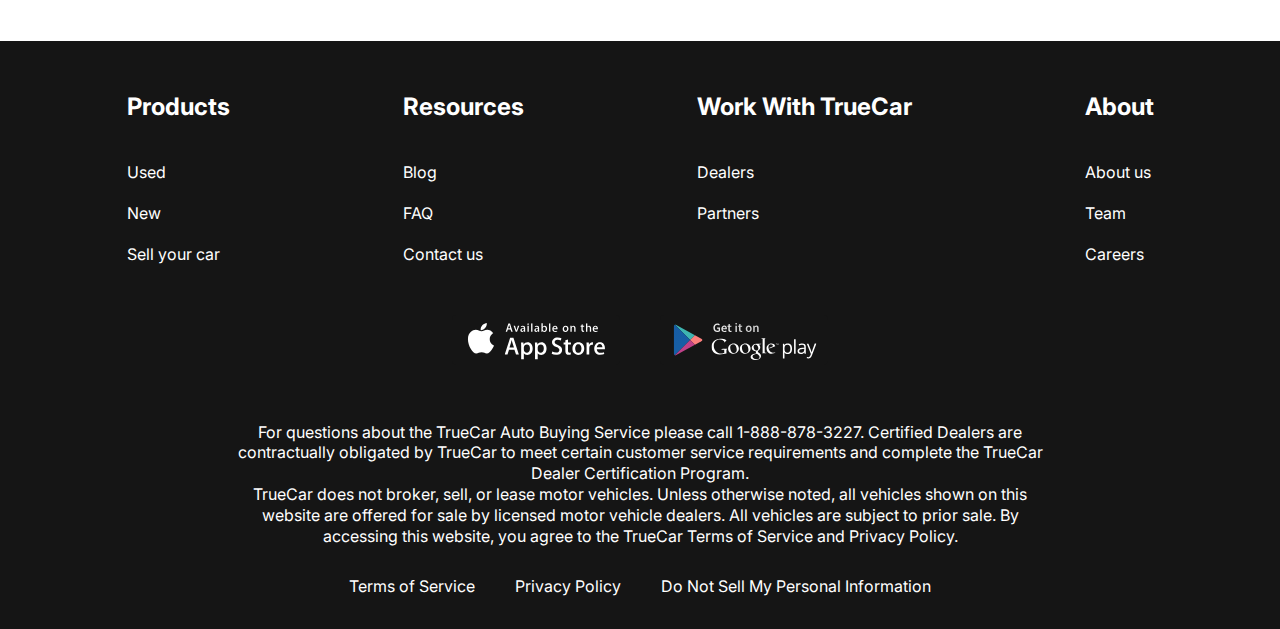
<file: lease-cars/contacts.html>
<!DOCTYPE html>
<html lang="en">

<head>
	<meta charset="UTF-8">
	<meta name="viewport" content="width=device-width, initial-scale=1.0">
	<link rel="stylesheet" href="css/style.css">
	<link rel="preconnect" href="https://fonts.googleapis.com">
	<link rel="preconnect" href="https://fonts.gstatic.com" crossorigin>
	<link href="https://fonts.googleapis.com/css2?family=Inter:wght@400;700&display=swap" rel="stylesheet">
	<title>lease cars</title>
</head>

<body>
	<div class="wrapper">
		<header class="header">
			<div class="container">
				<div class="header__inner">
					<a class="logo" href="index.html">
						<img class="logo__img" src="images/logo.svg" alt="logo">
					</a>
					<nav class="menu">
						<button class="menu__btn">
							<span></span>
							<span></span>
							<span></span>
						</button>
						<ul class="menu__list">
							<li class="menu__list-item">
								<a class="menu__list-link" href="new-cars.html">NEW CARS</a>
							</li>
							<li class="menu__list-item">
								<a class="menu__list-link" href="#">PRE-OWNED CARS</a>
							</li>
							<li class="menu__list-item">
								<a class="menu__list-link" href="#">FINANCE</a>
							</li>
							<li class="menu__list-item">
								<a class="menu__list-link" href="#">LEASE VS BUY</a>
							</li>
							<li class="menu__list-item">
								<a class="menu__list-link menu__list-link--active" href="#">CONTACT US</a>
							</li>
						</ul>
					</nav>
				</div>
			</div>
		</header>
		<main class="main">
			<section class="contacts">
				<div class="container">
					<h2 class="section-title contacts__title">Contact Us</h2>
					<p class="contacts__text">Feel free to contact us with questions, potencial partnerships or media inquiries
					</p>
					<form class="form" action="#">
						<input class="form__input" type="text" placeholder='Name'>
						<input class="form__input" type="email" placeholder='E-mail'>
						<textarea class='form__textarea' placeholder='Your text'></textarea>
						<button class='form__btn' type='submit'>Submit</button>
					</form>
				</div>
			</section>
			<section class="blog">
				<div class="container">
					<div class="blog__items">
						<div class="blog__item">
							<img class="blog__item-img" src="images/blog-1.jpg" alt="">
							<h4 class="blog__item-title">An easier way to buy your next Toyota</h4>
							<a class="blog__item-link" href="">more</a>
						</div>
						<div class="blog__item">
							<img class="blog__item-img" src="images/blog-2.jpg" alt="">
							<h4 class="blog__item-title">A Guide to Road-Tripping With Pets</h4>
							<a class="blog__item-link" href="">more</a>
						</div>
					</div>
					<a class="showmore-link" href="#">SHOW MORE</a>
				</div>
			</section>
		</main>
		<footer class="footer">
			<div class="container">
				<nav class="footer__menu">
					<ul class="footer__menu-list">
						<li class="footer__menu-item">
							<p class="footer__menu-title" href="#">Products</p>
						</li>
						<li class="footer__menu-item">
							<a class="footer__menu-link" href="#">Used</a>
						</li>
						<li class="footer__menu-item">
							<a class="footer__menu-link" href="#">New</a>
						</li>
						<li class="footer__menu-item">
							<a class="footer__menu-link" href="#">Sell your car</a>
						</li>
					</ul>
					<ul class="footer__menu-list">
						<li class="footer__menu-item">
							<p class="footer__menu-title" href="#">Resources</p>
						</li>
						<li class="footer__menu-item">
							<a class="footer__menu-link" href="#">Blog</a>
						</li>
						<li class="footer__menu-item">
							<a class="footer__menu-link" href="#">FAQ</a>
						</li>
						<li class="footer__menu-item">
							<a class="footer__menu-link" href="#">Contact us</a>
						</li>
					</ul>
					<ul class="footer__menu-list">
						<li class="footer__menu-item">
							<p class="footer__menu-title" href="#">Work With TrueCar</p>
						</li>
						<li class="footer__menu-item">
							<a class="footer__menu-link" href="#">Dealers</a>
						</li>
						<li class="footer__menu-item">
							<a class="footer__menu-link" href="#">Partners</a>
						</li>
					</ul>
					<ul class="footer__menu-list">
						<li class="footer__menu-item">
							<p class="footer__menu-title" href="#">About</p>
						</li>
						<li class="footer__menu-item">
							<a class="footer__menu-link" href="#">About us</a>
						</li>
						<li class="footer__menu-item">
							<a class="footer__menu-link" href="#">Team</a>
						</li>
						<li class="footer__menu-item">
							<a class="footer__menu-link" href="#">Careers</a>
						</li>
					</ul>
				</nav>
				<ul class="app">
					<li class="app__item">
						<a class="app__item-link" href="#">
							<img class='app__item-img' src="images/appstore.svg" alt="appstore">
						</a>
					</li>
					<li class="app__item">
						<a class="app__item-link" href="#">
							<img class='app__item-img' src="images/googleplay.svg" alt="googleplay">
						</a>
					</li>
				</ul>
				<div class="footer__copy">
					<p class="footer__copy-text">For questions about the TrueCar Auto Buying Service please call 1-888-878-3227.
						Certified Dealers are contractually obligated by TrueCar to meet certain customer service requirements and
						complete the TrueCar Dealer Certification Program.
					</p>
					<p class="footer__copy-text">TrueCar does not broker, sell, or lease motor vehicles. Unless otherwise noted,
						all vehicles shown on this
						website are offered for sale by licensed motor vehicle dealers. All vehicles are subject to prior sale. By
						accessing this website, you agree to the TrueCar Terms of Service and Privacy Policy.
					</p>
				</div>
				<nav class="copy__nav">
					<ul class="copy__nav-list">
						<li class="copy__nav-item"><a class="copy__nav-link" href="#">Terms of Service</a></li>
						<li class="copy__nav-item"><a class="copy__nav-link" href="#">Privacy Policy</a></li>
						<li class="copy__nav-item"><a class="copy__nav-link" href="#">Do Not Sell My Personal Information</a></li>
					</ul>
				</nav>
			</div>
		</footer>
	</div>
	<script src="js/main.js"></script>
</body>

</html>
</file>
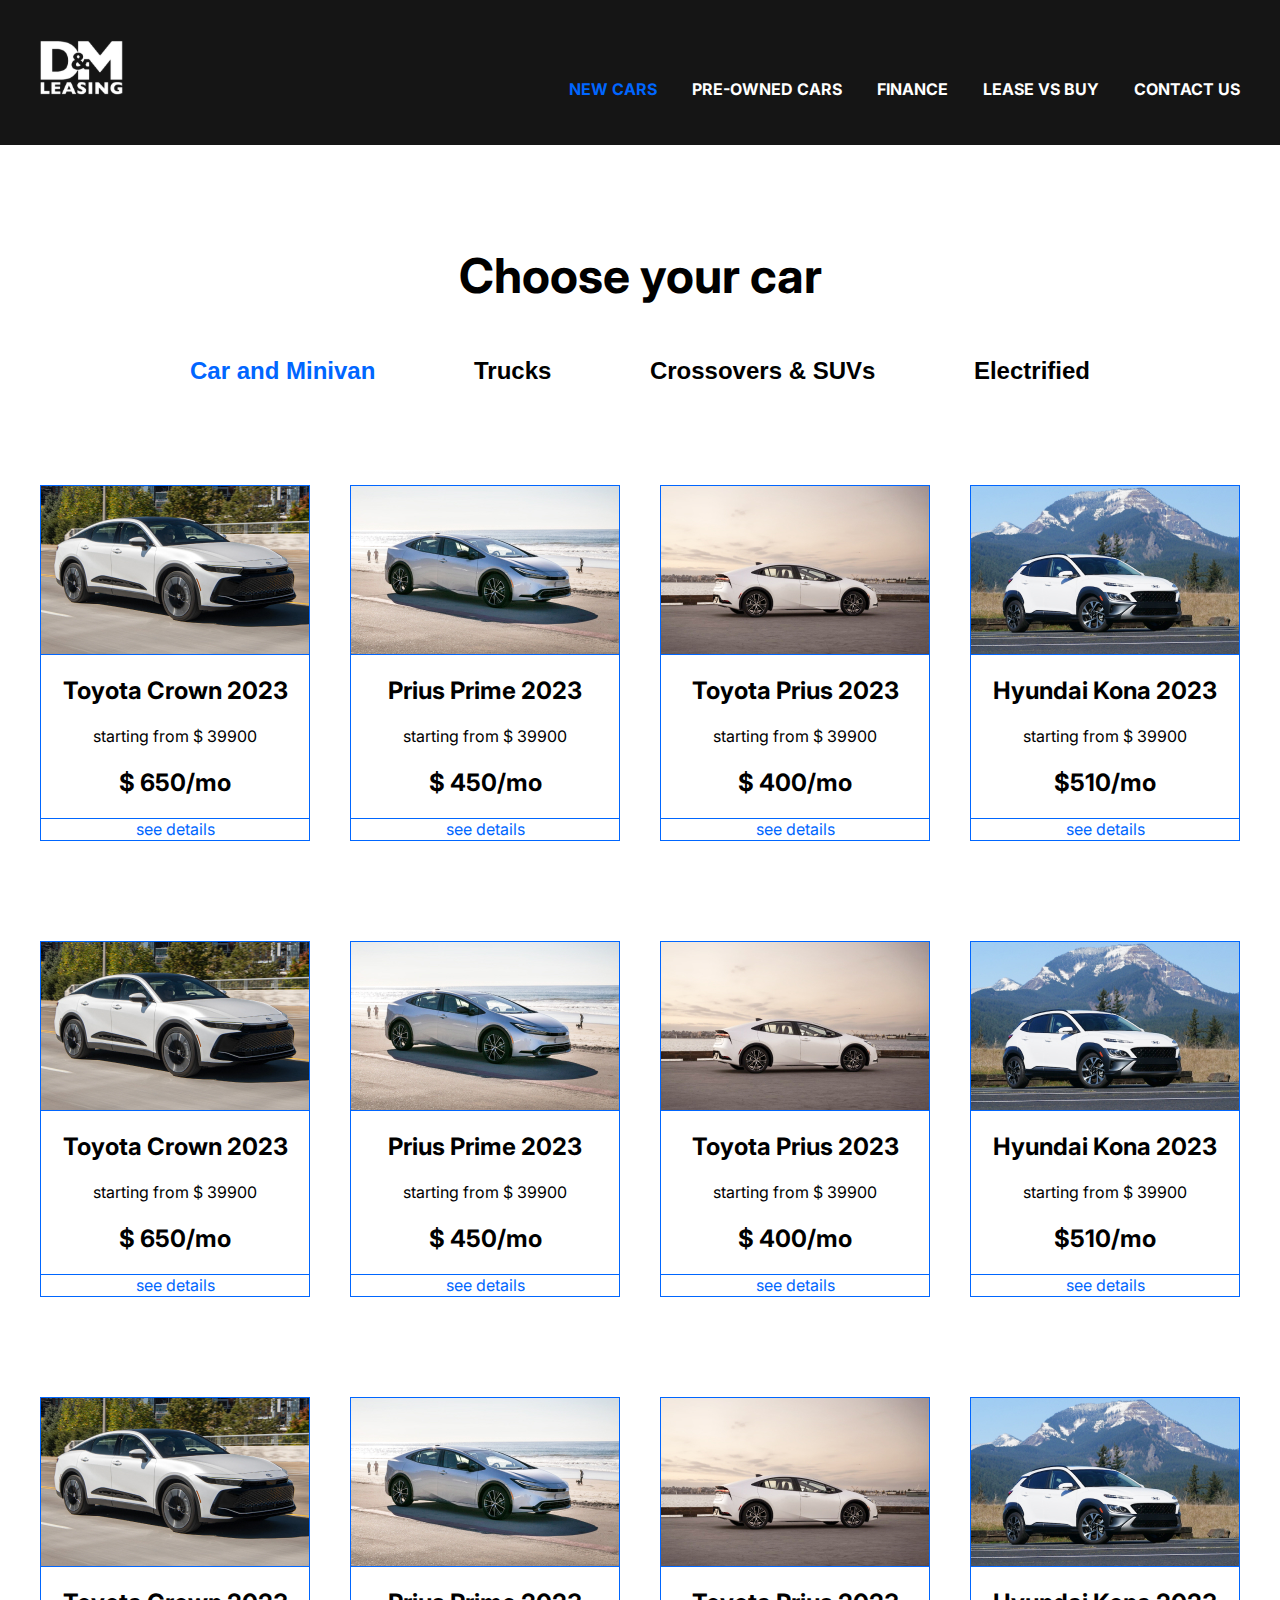
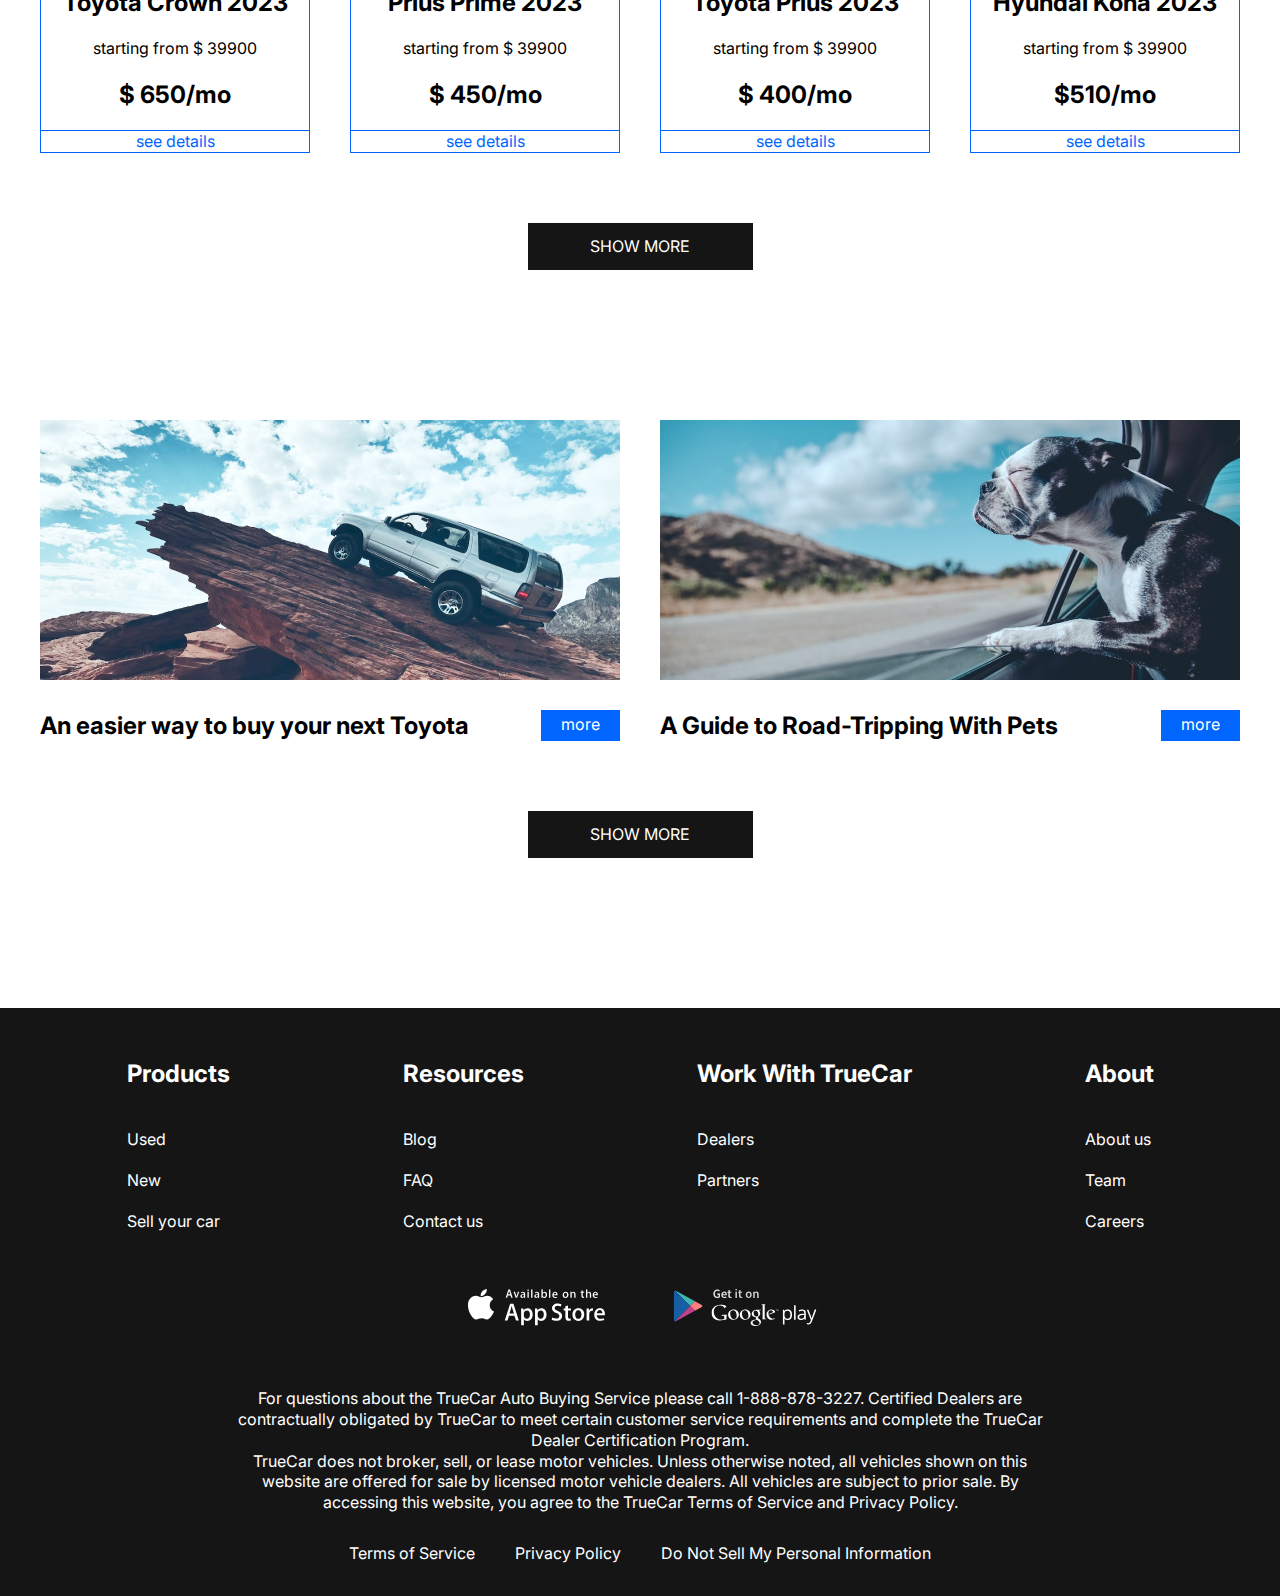
<file: lease-cars/new-cars.html>
<!DOCTYPE html>
<html lang="en">

<head>
	<meta charset="UTF-8">
	<meta name="viewport" content="width=device-width, initial-scale=1.0">
	<link rel="stylesheet" href="css/style.css">
	<link rel="preconnect" href="https://fonts.googleapis.com">
	<link rel="preconnect" href="https://fonts.gstatic.com" crossorigin>
	<link href="https://fonts.googleapis.com/css2?family=Inter:wght@400;700&display=swap" rel="stylesheet">
	<title>lease cars</title>
</head>

<body>
	<div class="wrapper">
		<header class="header">
			<div class="container">
				<div class="header__inner">
					<a class="logo" href="index.html">
						<img class="logo__img" src="images/logo.svg" alt="logo">
					</a>
					<nav class="menu">
						<button class="menu__btn">
							<span></span>
							<span></span>
							<span></span>
						</button>
						<ul class="menu__list">
							<li class="menu__list-item">
								<a class="menu__list-link menu__list-link--active" href="#">NEW CARS</a>
							</li>
							<li class="menu__list-item">
								<a class="menu__list-link" href="#">PRE-OWNED CARS</a>
							</li>
							<li class="menu__list-item">
								<a class="menu__list-link" href="#">FINANCE</a>
							</li>
							<li class="menu__list-item">
								<a class="menu__list-link" href="#">LEASE VS BUY</a>
							</li>
							<li class="menu__list-item">
								<a class="menu__list-link" href="contacts.html">CONTACT US</a>
							</li>
						</ul>
					</nav>
				</div>
			</div>
		</header>
		<main class="main">
			<section class="choose">
				<div class="container">
					<h2 class="section-title">Choose your car</h2>
					<div class="tabs">
						<div class="tabs__btn">
							<button class="tabs__btn-item tabs__btn-item--active" data-button='content-1'>Car and Minivan</button>
							<button class="tabs__btn-item" data-button='content-2'>Trucks</button>
							<button class="tabs__btn-item" data-button='content-3'>Crossovers & SUVs</button>
							<button class="tabs__btn-item" data-button='content-4'>Electrified</button>
						</div>
						<div class="tab__content">
							<div class="tabs__content-item tabs__content-item--active" id='content-1'>

								<div class="card">
									<img class="card__img" src="images/card-1.jpg" alt="">
									<div class="card__content">
										<h4 class="card__title">Toyota Crown 2023</h4>
										<p class="card__text">starting from $ 39900</p>
										<p class="card__price">$ 650/mo</p>
									</div>
									<a class="card__link" href="">see details</a>
								</div>

								<div class="card">
									<img class="card__img" src="images/card-2.jpg" alt="">
									<div class="card__content">
										<h4 class="card__title">Prius Prime 2023</h4>
										<p class="card__text">starting from $ 39900</p>
										<p class="card__price">$ 450/mo</p>
									</div>
									<a class="card__link" href="">see details</a>
								</div>

								<div class="card">
									<img class="card__img" src="images/card-3.jpg" alt="">
									<div class="card__content">
										<h4 class="card__title">Toyota Prius 2023</h4>
										<p class="card__text">starting from $ 39900</p>
										<p class="card__price">$ 400/mo</p>
									</div>
									<a class="card__link" href="">see details</a>
								</div>

								<div class="card">
									<img class="card__img" src="images/card-4.jpg" alt="">
									<div class="card__content">
										<h4 class="card__title">Hyundai Kona 2023</h4>
										<p class="card__text">starting from $ 39900</p>
										<p class="card__price">$510/mo</p>
									</div>
									<a class="card__link" href="">see details</a>
								</div>
								<div class="card">
									<img class="card__img" src="images/card-1.jpg" alt="">
									<div class="card__content">
										<h4 class="card__title">Toyota Crown 2023</h4>
										<p class="card__text">starting from $ 39900</p>
										<p class="card__price">$ 650/mo</p>
									</div>
									<a class="card__link" href="">see details</a>
								</div>

								<div class="card">
									<img class="card__img" src="images/card-2.jpg" alt="">
									<div class="card__content">
										<h4 class="card__title">Prius Prime 2023</h4>
										<p class="card__text">starting from $ 39900</p>
										<p class="card__price">$ 450/mo</p>
									</div>
									<a class="card__link" href="">see details</a>
								</div>

								<div class="card">
									<img class="card__img" src="images/card-3.jpg" alt="">
									<div class="card__content">
										<h4 class="card__title">Toyota Prius 2023</h4>
										<p class="card__text">starting from $ 39900</p>
										<p class="card__price">$ 400/mo</p>
									</div>
									<a class="card__link" href="">see details</a>
								</div>

								<div class="card">
									<img class="card__img" src="images/card-4.jpg" alt="">
									<div class="card__content">
										<h4 class="card__title">Hyundai Kona 2023</h4>
										<p class="card__text">starting from $ 39900</p>
										<p class="card__price">$510/mo</p>
									</div>
									<a class="card__link" href="">see details</a>
								</div>
								<div class="card">
									<img class="card__img" src="images/card-1.jpg" alt="">
									<div class="card__content">
										<h4 class="card__title">Toyota Crown 2023</h4>
										<p class="card__text">starting from $ 39900</p>
										<p class="card__price">$ 650/mo</p>
									</div>
									<a class="card__link" href="">see details</a>
								</div>

								<div class="card">
									<img class="card__img" src="images/card-2.jpg" alt="">
									<div class="card__content">
										<h4 class="card__title">Prius Prime 2023</h4>
										<p class="card__text">starting from $ 39900</p>
										<p class="card__price">$ 450/mo</p>
									</div>
									<a class="card__link" href="">see details</a>
								</div>

								<div class="card">
									<img class="card__img" src="images/card-3.jpg" alt="">
									<div class="card__content">
										<h4 class="card__title">Toyota Prius 2023</h4>
										<p class="card__text">starting from $ 39900</p>
										<p class="card__price">$ 400/mo</p>
									</div>
									<a class="card__link" href="">see details</a>
								</div>

								<div class="card">
									<img class="card__img" src="images/card-4.jpg" alt="">
									<div class="card__content">
										<h4 class="card__title">Hyundai Kona 2023</h4>
										<p class="card__text">starting from $ 39900</p>
										<p class="card__price">$510/mo</p>
									</div>
									<a class="card__link" href="">see details</a>
								</div>
							</div>
							<div class="tabs__content-item" id='content-2'>

								<div class="card">
									<img class="card__img" src="images/card-4.jpg" alt="">
									<div class="card__content">
										<h4 class="card__title">Hyundai Kona 2023</h4>
										<p class="card__text">starting from $ 39900</p>
										<p class="card__price">$510/mo</p>
									</div>
									<a class="card__link" href="">see details</a>
								</div>
							</div>
							<div class="tabs__content-item" id='content-3'>
								<div class="card">
									<img class="card__img" src="images/card-1.jpg" alt="">
									<div class="card__content">
										<h4 class="card__title">Toyota Crown 2023</h4>
										<p class="card__text">starting from $ 39900</p>
										<p class="card__price">$ 650/mo</p>
									</div>
									<a class="card__link" href="">see details</a>
								</div>

								<div class="card">
									<img class="card__img" src="images/card-2.jpg" alt="">
									<div class="card__content">
										<h4 class="card__title">Prius Prime 2023</h4>
										<p class="card__text">starting from $ 39900</p>
										<p class="card__price">$ 450/mo</p>
									</div>
									<a class="card__link" href="">see details</a>
								</div>

								<div class="card">
									<img class="card__img" src="images/card-3.jpg" alt="">
									<div class="card__content">
										<h4 class="card__title">Toyota Prius 2023</h4>
										<p class="card__text">starting from $ 39900</p>
										<p class="card__price">$ 400/mo</p>
									</div>
									<a class="card__link" href="">see details</a>
								</div>

								<div class="card">
									<img class="card__img" src="images/card-4.jpg" alt="">
									<div class="card__content">
										<h4 class="card__title">Hyundai Kona 2023</h4>
										<p class="card__text">starting from $ 39900</p>
										<p class="card__price">$510/mo</p>
									</div>
									<a class="card__link" href="">see details</a>
								</div>
							</div>
							<div class="tabs__content-item" id='content-4'>

								<div class="card">
									<img class="card__img" src="images/card-2.jpg" alt="">
									<div class="card__content">
										<h4 class="card__title">Prius Prime 2023</h4>
										<p class="card__text">starting from $ 39900</p>
										<p class="card__price">$ 450/mo</p>
									</div>
									<a class="card__link" href="">see details</a>
								</div>

								<div class="card">
									<img class="card__img" src="images/card-3.jpg" alt="">
									<div class="card__content">
										<h4 class="card__title">Toyota Prius 2023</h4>
										<p class="card__text">starting from $ 39900</p>
										<p class="card__price">$ 400/mo</p>
									</div>
									<a class="card__link" href="">see details</a>
								</div>

								<div class="card">
									<img class="card__img" src="images/card-4.jpg" alt="">
									<div class="card__content">
										<h4 class="card__title">Hyundai Kona 2023</h4>
										<p class="card__text">starting from $ 39900</p>
										<p class="card__price">$510/mo</p>
									</div>
									<a class="card__link" href="">see details</a>
								</div>
							</div>

						</div>

						<a class="showmore-link" href="#">SHOW MORE</a>
					</div>
			</section>
			<section class="blog">
				<div class="container">
					<div class="blog__items">
						<div class="blog__item">
							<img class="blog__item-img" src="images/blog-1.jpg" alt="">
							<h4 class="blog__item-title">An easier way to buy your next Toyota</h4>
							<a class="blog__item-link" href="">more</a>
						</div>
						<div class="blog__item">
							<img class="blog__item-img" src="images/blog-2.jpg" alt="">
							<h4 class="blog__item-title">A Guide to Road-Tripping With Pets</h4>
							<a class="blog__item-link" href="">more</a>
						</div>
					</div>
					<a class="showmore-link" href="#">SHOW MORE</a>
				</div>
			</section>
		</main>
		<footer class="footer">
			<div class="container">
				<nav class="footer__menu">
					<ul class="footer__menu-list">
						<li class="footer__menu-item">
							<p class="footer__menu-title" href="#">Products</p>
						</li>
						<li class="footer__menu-item">
							<a class="footer__menu-link" href="#">Used</a>
						</li>
						<li class="footer__menu-item">
							<a class="footer__menu-link" href="#">New</a>
						</li>
						<li class="footer__menu-item">
							<a class="footer__menu-link" href="#">Sell your car</a>
						</li>
					</ul>
					<ul class="footer__menu-list">
						<li class="footer__menu-item">
							<p class="footer__menu-title" href="#">Resources</p>
						</li>
						<li class="footer__menu-item">
							<a class="footer__menu-link" href="#">Blog</a>
						</li>
						<li class="footer__menu-item">
							<a class="footer__menu-link" href="#">FAQ</a>
						</li>
						<li class="footer__menu-item">
							<a class="footer__menu-link" href="#">Contact us</a>
						</li>
					</ul>
					<ul class="footer__menu-list">
						<li class="footer__menu-item">
							<p class="footer__menu-title" href="#">Work With TrueCar</p>
						</li>
						<li class="footer__menu-item">
							<a class="footer__menu-link" href="#">Dealers</a>
						</li>
						<li class="footer__menu-item">
							<a class="footer__menu-link" href="#">Partners</a>
						</li>
					</ul>
					<ul class="footer__menu-list">
						<li class="footer__menu-item">
							<p class="footer__menu-title" href="#">About</p>
						</li>
						<li class="footer__menu-item">
							<a class="footer__menu-link" href="#">About us</a>
						</li>
						<li class="footer__menu-item">
							<a class="footer__menu-link" href="#">Team</a>
						</li>
						<li class="footer__menu-item">
							<a class="footer__menu-link" href="#">Careers</a>
						</li>
					</ul>
				</nav>
				<ul class="app">
					<li class="app__item">
						<a class="app__item-link" href="#">
							<img class='app__item-img' src="images/appstore.svg" alt="appstore">
						</a>
					</li>
					<li class="app__item">
						<a class="app__item-link" href="#">
							<img class='app__item-img' src="images/googleplay.svg" alt="googleplay">
						</a>
					</li>
				</ul>
				<div class="footer__copy">
					<p class="footer__copy-text">For questions about the TrueCar Auto Buying Service please call 1-888-878-3227.
						Certified Dealers are contractually obligated by TrueCar to meet certain customer service requirements and
						complete the TrueCar Dealer Certification Program.
					</p>
					<p class="footer__copy-text">TrueCar does not broker, sell, or lease motor vehicles. Unless otherwise noted,
						all vehicles shown on this
						website are offered for sale by licensed motor vehicle dealers. All vehicles are subject to prior sale. By
						accessing this website, you agree to the TrueCar Terms of Service and Privacy Policy.
					</p>
				</div>
				<nav class="copy__nav">
					<ul class="copy__nav-list">
						<li class="copy__nav-item"><a class="copy__nav-link" href="#">Terms of Service</a></li>
						<li class="copy__nav-item"><a class="copy__nav-link" href="#">Privacy Policy</a></li>
						<li class="copy__nav-item"><a class="copy__nav-link" href="#">Do Not Sell My Personal Information</a></li>
					</ul>
				</nav>
			</div>
		</footer>
	</div>
	<script src="./js/main.js"></script>
</body>

</html>
</file>
<file: bike-landing/css/style.css>
*,
*::after,
*::before {
	box-sizing: border-box;
}

html {
	scroll-behavior: smooth;
}

ul {
	padding: 0;
	margin: 0;
	list-style: none;
}

li {
	padding-left: 0;
}

a {
	text-decoration: none;
	color: inherit;
}

p {
	margin: 0;
}

body {
	font-family: 'Inter', sans-serif;
	font-weight: 400;
	font-size: 14px;
	line-height: 17px;
	color: black;
}

.container {
	max-width: 1220px;
	padding: 0 10px;
	margin: 0 auto;
}

.header__inner {
	display: flex;
	justify-content: space-between;
	align-items: center;
}

.menu {
	margin-right: 70px;
}

.menu__list {
	display: flex;
}

.menu__item + .menu__item {
	padding-left: 10px;
}

.menu__link {
	text-transform: uppercase;
	padding: 43px 20px;
	transition: all 0.5s;
}

.menu__link:hover {
	background-color: black;
	color: white;
}

.bike {
	padding: 100px 0 0px;
}

.bike__inner {
	display: flex;
	justify-content: space-between;
}

.bike__column-slider {
	flex-basis: 630px;
	margin-left: 30px;
	max-width: 630px;
}

.bike__title {
	font-weight: 700;
	font-size: 64px;
	line-height: 77px;
	margin: 60px 0 5px;
	text-shadow: 0px 4px 4px rgba(0, 0, 0, 0.25);
}

.bike__subtitle {
	margin: 0 0 60px;
	font-size: 32px;
	line-height: 39px;
	color: #6f6f6f;
	font-weight: 400;
}

.bike__text {
	max-width: 420pxj;
	margin-bottom: 20px;
}

.bike__link {
	margin-top: 80px;
	display: inline-block;
	background-color: black;
	color: white;
	padding: 28px 71px 28px 81px;
	text-transform: uppercase;
	font-size: 20px;
	line-height: 24px;
	letter-spacing: 1.1em;
	transition: all 0.3s;
}

.bike__link:hover {
	background-color: red;
}

.bike__slider .slick-dots {
	top: 50px;
	right: 0;
}

.slick-dots {
	position: absolute;
}

.slick-dots li + li {
	padding-top: 10px;
}

.slick-dots button {
	font-size: 0;
	padding: 0;
	border: none;
	background-color: black;
	width: 2px;
	height: 25px;
	border-radius: 7px;
	cursor: pointer;
	transition: all 0.3s;
}
.slick-dots button:hover,
.slick-active button {
	background-color: red;
}

.bike__list {
	margin-top: 25px;
	display: flex;
	justify-content: space-between;
}

.bike__list-item {
	font-weight: 700;
	text-transform: uppercase;
	min-width: 160px;
	text-align: center;
}

.bike__list-item span {
	display: block;
	font-weight: 400;
	font-size: 12px;
	line-height: 15px;
	text-transform: lowercase;
	margin-top: 5px;
}

.info {
	padding-top: 130px;
	margin-bottom: 150px;
}

.info__inner {
	display: flex;
}

.info__img {
	margin-right: 60px;
	flex-basis: 570px;
	object-fit: cover;
}

.info__list {
	flex-basis: 490px;
}

.info__item + .info__item {
	padding-top: 30px;
}

.info__item-title {
	text-transform: uppercase;
	font-size: 16px;
	line-height: 19px;
	margin: 0 0 10px;
}

.info__item-text {
	max-width: 450px;
}

.characteristics {
	margin-bottom: 150px;
}

.characteristics__head {
	margin: 0 0 40px;
	font-size: 16px;
	line-height: 19px;
	text-transform: uppercase;
}

.characteristics__inner {
	display: flex;
}

.characteristics__img {
	align-self: center;
}

.characteristics__items {
	flex-basis: 570px;
	margin-right: 60px;
}

.characteristics__list + .characteristics__list {
	padding-top: 30px;
}

.characteristics__title {
	padding: 2px 0 3px;
	text-transform: uppercase;
	background-color: black;
	color: white;
	font-weight: 700;
}

.characteristics__line {
	display: flex;
	padding-top: 5px;
}

.characteristics__name {
	flex-basis: 285px;
	padding-right: 25px;
}

.characteristics__descr {
	flex-basis: 285px;
}

.slider {
	margin-bottom: 50px;
}

.slider__items .slick-dots {
	top: 0;
	left: 0;
}

.slider__item {
	padding-left: 50px;
}

.price {
	margin-bottom: 100px;
}

.price__inner {
	position: relative;
}

.form {
	max-width: 420px;
}

.form__title {
	margin-bottom: 40px;
	font-size: 16px;
	line-height: 19px;
	text-transform: uppercase;
}

.form__text {
	max-width: 300px;
	margin-bottom: 30px;
}

.form__input-name,
.form__input-phone {
	width: 100%;
	border: none;
	border-bottom: 1px solid black;
	padding-bottom: 10px;
	margin-bottom: 20px;
	outline: none;
}

.form__input-name::placeholder,
.form__input-phone::placeholder,
.form__input-text {
	color: #6f6f6f;
	opacity: 0.5;
}

.form__input-text {
	margin-bottom: 10px;
}

.form__label-box {
	display: flex;
	margin-bottom: 50px;
}

.form__input-radio {
	position: absolute;
	width: 1px;
	height: 1px;
	overflow: hidden;
	clip: rect(0 0 0 0);
}

.form__input-radio:checked + .form__bike {
	display: block;
}

.form__bike {
	display: none;
	position: absolute;
	right: 0;
	top: 0;
}

.form__bike-price {
	font-size: 32px;
	position: absolute;
	top: 30px;
	left: 0;
	width: 220px;
	height: 100px;
	display: flex;
	justify-content: center;
	align-items: center;
	border: 1px solid #ff4040;
	border-radius: 50%;
	transform: translateX(-50%);
}

.form__bike-price::after {
	content: '';
	position: absolute;
	width: 220px;
	height: 100px;
	border: 1px solid #ff4040;
	border-radius: 50%;
	top: 12px;
	left: 0;
}

.form__radio-style {
	border-radius: 30px;
	width: 80px;
	height: 12px;
}

.form__radio-style--grey {
	background: #6f6f6f;
}

.form__radio-style--white {
	background: white;
	border: 1px solid #6f6f6f;
}

.form__radio-style--red {
	background: red;
}

.form__label + .form__label {
	margin-left: 23px;
}

.form__btn {
	background-color: black;
	padding: 28px 71px 28px 81px;
	border: none;
	color: white;
	text-transform: uppercase;
	line-height: 24px;
	letter-spacing: 1.1em;
	cursor: pointer;
	transition: all 0.3s;
}

.form__btn:hover {
	background-color: red;
}

.footer {
	background-color: black;
}

.footer__inner {
	display: flex;
	justify-content: space-between;
	align-items: center;
	height: 100px;
}

.footer__link {
	color: white;
	text-decoration: underline;
	line-height: 15px;
	font-size: 12px;
}

.footer__social-link + .footer__social-link {
	margin-left: 26px;
}

.footer__contacts {
	color: white;
	font-size: 12px;
	line-height: 15px;
}

.footer__contacts-link {
	display: flex;
	align-items: center;
}

.footer__contacts-link + .footer__contacts-link {
	margin-top: 10px;
}

.footer__contacts-img {
	margin-right: 10px;
}
@media (max-width: 1140px) {
	.form__bike-img {
		width: 500px;
	}
	.form__bike {
		top: 45px;
	}
	.menu__link:hover {
		background-color: white;
		color: black;
	}
	.bike__link:hover {
		background-color: black;
		color: white;
	}
	.menu__link,
	.bike__link {
		transition: all 0s;
	}
}

@media (max-width: 1110px) {
	.price {
		margin-bottom: 50px;
	}
	.bike__inner {
		flex-wrap: wrap;
	}
	.bike__text {
		max-width: 100%;
	}
	.bike {
		padding: 0px;
	}
	.slider__img {
		object-fit: cover;
		height: 400px;
	}
	.bike__link {
		margin-top: 30px;
	}

	.bike__column {
		margin-bottom: 30px;
	}

	.bike__column-slider {
		min-width: 100%;
		margin-left: 0;
	}
	.characteristics {
		padding-top: 50px;
		margin-bottom: 50px;
	}
	.info__img {
		display: none;
	}
	.info__list {
		flex-basis: 100%;
	}
	.info__item-text {
		max-width: 100%;
	}

	.info {
		padding-top: 50px;
		margin-bottom: 50px;
	}
}

@media (max-width: 991px) {
	.menu {
		margin-right: 0;
	}
	.characteristics__inner {
		flex-wrap: wrap;
	}
	.characteristics__img {
		order: -1;
		width: 100%;
		margin-bottom: 30px;
	}
	.form__label-box {
		margin-bottom: 300px;
	}
	.form__bike {
		top: auto;
		bottom: 85px;
		left: 0;
		right: auto;
	}
	.form__bike-img {
		width: 430px;
	}

	.characteristics__items {
		flex-basis: 100%;
		margin-right: 0px;
	}
	.characteristics__name {
		flex-basis: 50%;
	}
	.characteristics__descr {
		flex-basis: 50%;
	}
	.form__bike-price {
		right: -20%;
		transform: translateX(100%);
		left: auto;
		top: 0;
	}
}

@media (max-width: 780px) {
	.form__bike-price {
		right: 0;
		top: -55px;
		transform: translateX(50%);
	}
}
@media (max-width: 670px) {
	.bike__title {
		font-size: 44px;
		line-height: 57px;
		margin: 30px 0 5px;
	}
	.bike__subtitle {
		margin: 0 0 30px;
		font-size: 32px;
		line-height: 29px;
	}

	.bike__list {
		flex-wrap: wrap;
	}

	.bike__list-item {
		width: 50%;
		margin-bottom: 15px;
	}
}

@media (max-width: 640px) {
	.header__inner {
		display: block;
		text-align: center;
	}

	.menu {
		margin-top: 50px;
	}

	.menu__list {
		justify-content: space-evenly;
	}

	.menu__item + .menu__item {
		padding-left: 0;
	}

	.menu__link {
		padding: 25px 20px;
	}
	.info__item + .info__item {
		padding-top: 25px;
	}
	.slider__img {
		object-fit: cover;
		height: 240px;
	}
	.slider__item {
		padding-left: 10px;
	}
}

@media (max-width: 580px) {
	.form__bike-price {
		right: auto;
		top: 50px;
		transform: translateX(0%);
		left: 0;
		display: block;
		font-size: 18px;
		border: none;
		width: 100%;
		border-radius: 0;
		height: auto;
	}
	.form__bike-price span {
		background-color: black;
		color: white;
		display: inline-block;
		padding: 3px;
	}
	.form__bike-price::after {
		display: none;
	}
	.footer__inner {
		display: block;
		height: auto;
		padding: 15px 0;
		text-align: center;
	}
	.footer__social {
		padding: 15px 0;
	}
	.footer__contacts {
		display: flex;
		flex-direction: column;
		align-items: center;
	}
}

@media (max-width: 460px) {
	.menu__list {
		justify-content: space-between;
	}

	.menu__link {
		padding: 25px 0px;
	}
	.bike__link,
	.form__btn {
		padding: 15px;
		letter-spacing: 0.9em;
	}
	.slider {
		display: none;
	}
	.form__bike {
		bottom: 50px;
	}
	.form__bike-img {
		width: 270px;
	}
	.form__label-box {
		margin-bottom: 200px;
	}
	.price__inner {
		text-align: center;
	}
	.form__text {
		max-width: 100%;
	}
	.form__label-box {
		justify-content: center;
	}
	.form__bike {
		right: 0;
	}
}

@media (max-width: 350px) {
	.menu__link {
		font-size: 12px;
	}

	.menu {
		margin-top: 30px;
	}
}
@media (max-width: 340px) {
	.bike__list {
		justify-content: center;
	}
}
</file>
<file: ink-house/style.css>
html {
	box-sizing: border-box;
	scroll-behavior: smooth;
}

*,
*::after,
*::before {
	box-sizing: inherit;
	margin: 0;
	padding: 0;
}

ul {
	list-style-type: none;
}

a {
	text-decoration: none;
	color: inherit;
}

body {
	font-family: 'Raleway', sans-serif;
	font-weight: 500;
	font-size: 18px;
	line-height: 24px;
	color: #2c2d35;
}

html,
body {
	height: 100%;
}

.button {
	padding: 20px 60px;
	border: 1px solid #598d66;
	background-color: transparent;
	color: #598d66;
	cursor: pointer;
	font-family: 'Raleway', sans-serif;
}
.hidden {
	display: none;
}

.title {
	font-size: 40px;
	line-height: 44px;
	font-weight: 500;
}

.container {
	max-width: 1160px;
	margin: 0 auto;
	padding: 0 10px;
}

.header {
	background-color: #e1ede6;
}
.header__inner {
	display: flex;
	justify-content: space-between;
	padding-top: 38px;
	padding-bottom: 33px;
	padding-left: 15px;
	padding-right: 15px;
	font-size: 20px;
}
.header__logo {
	display: flex;
	align-items: top;
	color: #598d66;
	gap: 8px;
	font-weight: 700;
}

.logo-img {
	margin-top: -5px;
}
.header__menu {
	display: flex;
	gap: 60px;
}
.hero {
	background-color: #f4f6f5;
	padding-bottom: 68px;
}
.hero__inner {
	display: flex;
	padding: 0 15px;
	gap: 30px;
}

.hero__information {
	padding-top: 143px;
}

.main-title {
	color: #2c2d35;
	font-family: Raleway;
	font-size: 60px;
	font-style: normal;
	font-weight: 500;
	line-height: 110%;
	margin-bottom: 20px;
}
.main-title span {
	color: #598d66;
	font-family: Raleway;
	font-size: 60px;
	font-style: normal;
	font-weight: 500;
	line-height: 110%;
}
.hero__text {
	color: #86928b;
	font-family: Raleway;
	font-size: 18px;
	font-style: normal;
	font-weight: 500;
	line-height: 150%;
	margin-bottom: 60px;
}
.hero__button {
	font-size: 20px;
	font-style: normal;
	font-weight: 500;
}
.paint {
	background-color: #f4f6f5;
	padding-bottom: 70px;
}

.paint__inner {
	padding-left: 15px;
	padding-right: 15px;
}

.paint__top {
	display: flex;
	justify-content: space-between;
	margin-bottom: 30px;
}
.paint__btns {
	display: flex;
	gap: 32px;
}

.paint__btn {
	font-family: 'Raleway', sans-serif;
	border-radius: 20px;
	background: #d4e8d9;
	padding: 10px 20px;
	border: none;
	color: #2c2d35;
	font-size: 20px;
	font-style: normal;
	font-weight: 500;
	cursor: pointer;
}

.paint__btn--active {
	background-color: #376b44;
	color: #f4f6f5;
}

.card {
	background-color: #e1ede6;
	width: 350px;
	height: 730px;
	padding: 20px;
}

.card-img {
	margin-bottom: 14px;
}

.card__author {
	color: #86928b;
	font-size: 18px;
	font-weight: 500;
	margin-bottom: 13px;
}

.card__name {
	color: #2c2d35;
	font-size: 30px;
	font-weight: 500;
	margin-bottom: 12px;
}

.card__desc {
	color: #2c2d35;
	font-size: 18px;
	font-weight: 500;
	margin-bottom: 30px;
}

.card__price {
	color: #598d66;
	font-size: 24px;
	font-weight: 500;
	margin-bottom: 20px;
}

.card__btn {
	width: 100%;
	font-family: Raleway;
	font-size: 20px;
}

.paint__cards {
	display: grid;
	grid-template-columns: repeat(3, 1fr);
	gap: 30px;
}

.new_collection {
	background-image: url(./img/new-collection-bgr.png);
	background-size: cover;
	background-repeat: no-repeat;
	color: white;
}

.new_collection__inner {
	padding: 70px 15px;
}

.new_collection__title {
	background-image: url(./img/star.svg);
	background-repeat: no-repeat;
	padding-left: 100px;
	margin-bottom: 20px;
	line-height: 40px;
}

.new_collection__descr {
	font-size: 18px;
	margin-bottom: 20px;
	max-width: 552px;
	line-height: 27px;
}

.new_collection__descr + .new_collection__descr {
	margin-bottom: 60px;
}

.new_collection__btn {
	background: #eedb6d;
	color: #2c2d35;
	font-family: Raleway;
	font-size: 20px;
	font-style: normal;
	font-weight: 500;
	line-height: normal;
}

.our-team {
	background: #f4f6f5;
}

.our-team__inner {
	padding: 70px 15px;
	display: flex;
	gap: 30px;
}

.our-team__descr {
	padding-top: 124px;
}

.our-team__title {
	padding-bottom: 20px;
}

.our-team__text {
	padding-bottom: 20px;
	line-height: 27px;
}

.footer {
	background: #e1ede6;
	padding-top: 25px;
	padding-bottom: 23px;
	color: #86928b;
}

.footer__inner {
	padding-left: 15px;
	padding-right: 15px;
	display: flex;
	justify-content: space-between;
}

.footer__left {
	margin-right: 115px;
}

.footer__right {
	display: flex;
	flex-grow: 1;
}

.footer__right-menu {
	display: flex;
	flex-direction: column;
}

.footer__right-menu > li:first-child {
	color: #2c2d35;
}

.menu-item + .menu-item {
	padding-top: 8px;
}
.footer__social-link + .footer__social-link {
	margin-left: 25px;
}

.footer__left-logo {
	color: #598d66;
	line-height: 31px;
	font-weight: 700;
	background-image: url(./img/footer-star.svg);
	background-repeat: no-repeat;
	padding-left: 50px;
	margin-bottom: 35px;
	height: 35px;
}

.footer__left-number {
	color: #2c2d35;
	margin-bottom: 8px;
	font-family: Raleway;
	font-size: 20px;
	font-style: normal;
	font-weight: 500;
	line-height: normal;
	max-width: 170px;
}

.footer__menu {
	display: flex;
	margin-right: 251px;
}

.footer__right-menu:nth-child(1) {
	margin-right: 76px;
}
.footer__right-menu:nth-child(2) {
	margin-right: 68px;
}
.footer__right-text {
	font-family: Raleway;
	font-size: 12px;
	font-style: normal;
	font-weight: 500;
	line-height: 120%;
}
.footer__right-text {
	margin-bottom: 9px;
}
.flip {
	transform: rotate(90deg);
}

body.no-scroll {
	overflow: hidden;
}

.header__nav-btn {
	width: 30px;
	height: 20px;
	display: flex;
	flex-direction: column;
	justify-content: space-between;
	padding: 0;
	border: none;
	background-color: transparent;
	cursor: pointer;
	display: none;
}
.header__nav-btn span {
	height: 2px;
	width: 100%;
	background-color: #4c5866;
}

@media (max-width: 1200px) {
	.paint__cards {
		grid-template-columns: repeat(2, 1fr);
		margin: 0 auto;
		justify-items: center;
	}
	.new_collection {
		background-position: center center;
	}
	.hero__text {
		max-width: 465px;
	}
	.hero__title {
		max-width: 500px;
	}
	.hero__image {
		width: 430px;
		height: 480px;
		margin-left: 40px;
		margin-right: 100px;
	}

	.hero__information {
		padding-top: 35px;
	}

	.footer__inner {
		flex-direction: column;
	}
	.footer__left {
		display: flex;
		justify-content: space-between;
		margin-right: 0;
	}
	.footer__right {
		justify-content: space-between;
	}
}

@media (max-width: 1100px) {
	.hero__title {
		font-size: 40px;
	}
	.hero__title span {
		font-size: 40px;
	}
}

@media (max-width: 1000px) {
	.hero__image {
		margin: 0;
	}
	.header__inner {
		padding: 38px 39px 33px 39px;
	}
	.hero__inner {
		padding: 0 39px;
	}
	.paint__inner {
		padding: 0 39px;
	}
	.new_collection__inner {
		padding: 70px 39px;
	}
	.our-team__inner {
		padding: 70px 39px;
		padding-top: 50px;
	}
	.footer__inner {
		padding: 0 39px;
	}
	.footer__menu {
		margin-right: 0;
	}
}

@media (max-width: 900px) {
	.container {
		padding: 0;
	}
	.hero__image {
		width: 330px;
		height: 380px;
	}
	.hero__inner {
		padding: 0 39px;
	}
	.hero {
		padding-top: 0px;
	}
	.hero__information {
		padding-top: 32px;
	}
	.main-title {
		line-height: 105%;
	}
	.our-team__inner {
		display: flex;
		flex-direction: column;
		align-items: center;
		justify-content: center;
	}
	.our-team__img {
		width: 413px;
	}
	.our-team__descr {
		padding-top: 40px;
	}
	.card-img {
		width: 290px;
	}
	.card {
		width: 330px;
	}
	.title {
		font-size: 30px;
	}
	.paint__inner {
		padding: 0;
	}
	.paint__top {
		padding: 0 39px;
	}
	.paint__cards {
		padding: 0 39px;
	}
	.header__menu {
		gap: 52px;
	}
	.header__inner {
		padding-left: 39px;
		padding-right: 27px;
	}
	.hero__button {
		padding: 20px 47px 20px 55px;
	}
	.hero__text {
		margin-bottom: 33px;
	}
}
@media (max-width: 768px) {
	.paint_title {
		margin-left: 17px;
	}
	.paint__top {
		padding: 0 22px;
	}
	.card-img {
		height: 422px;
	}
	.new_collection__title {
		background-image: url(./img/newcollectionStar780.svg);
		padding-left: 80px;
		margin-bottom: 28px;
		line-height: 31px;
	}
	.new_collection__descr {
		max-width: 690px;
	}
	.new_collection__descr + .new_collection__descr {
		margin-bottom: 28px;
	}
	.new_collection__btn {
		padding-left: 34px;
		padding-right: 38px;
	}

	.new_collection {
		background-image: url(./img/new-collection-bgr780.png);
		background-size: cover;
	}
	.our-team__img {
		display: none;
	}
	.our-team__img780 {
		display: inline;
		align-self: self-start;
	}
	.our-team__inner {
		padding-top: 64px;
		padding-bottom: 39px;
	}
	.our-team__descr {
		padding-top: 6px;
		padding-bottom: 25px;
	}
	.our-team__text {
		padding-bottom: 30px;
	}
	.our-team__title {
		padding-bottom: 26px;
	}
	.footer__inner {
		padding: 0 23px;
	}
	.footer__left-logo {
		padding-left: 49px;
		margin-left: 14px;
	}
	.footer__socials {
		margin-right: 37px;
		margin-top: 9px;
	}
}

@media (max-width: 760px) {
	.header__inner {
		padding-top: 24px;
		padding-bottom: 17px;
		display: flex;
		flex-direction: column;
	}
	.header__logo {
		margin: 0 auto;
		padding-bottom: 22px;
	}
	.header__hr {
		border: none;
		display: block;
		width: 100%;
		height: 1px;
		background: #c3d1c6;
	}
	.header__menu {
		padding-top: 18px;
	}
	.header__item:nth-child(3) {
		margin-right: auto;
	}
	.hero__image {
		width: 195px;
		height: 239px;
		padding-top: 50px;
	}
	.main-title {
		font-size: 36px;
	}
	.hero {
		padding-bottom: 50px;
	}
	.hero__information {
		padding-top: 50px;
	}
	.paint_title {
		padding-bottom: 20px;
		margin-left: 0;
	}
	.card-img {
		width: 200px;
		height: 250px;
		margin: 0 auto;
	}
	.card {
		width: 240px;
		height: 514px;
	}
	.card__author {
		font-size: 16px;
		margin-bottom: 10px;
	}
	.card__name {
		font-size: 24px;
		margin-bottom: 10px;
	}
	.card__btn {
		width: 200px;
		height: 50px;
		font-size: 18px;
		padding: 0;
	}
	.card__desc {
		margin-bottom: 15px;
		min-height: 48px;
	}
	.card__price {
		margin-bottom: 10px;
	}
	.paint__top {
		display: flex;
		flex-direction: column;
	}
	.footer__right {
		display: flex;
		flex-direction: column;
	}
	.footer__socials {
		margin: 0 auto;
	}
	.footer__hr {
		margin-top: 16px;
		margin-bottom: 16px;
		border: none;
		display: block;
		width: 100%;
		height: 1px;
		background: #c3d1c6;
	}
}

@media (max-width: 576px) {
	.header__inner {
		padding-left: 33px;
		padding-right: 33px;
	}
	.header__logo {
		padding-bottom: 11px;
	}
	.header__menu {
		padding-top: 8px;
	}
	.header__nav {
		padding-top: 10px;
	}
	.hero__inner {
		padding-left: 33px;
		padding-right: 33px;
	}
	.hero__image {
		display: none;
	}
	.hero__image510 {
		display: block;
		width: 195px;
		height: 239px;
		margin-top: 50px;
	}
	.hero__information {
		padding-top: 47px;
	}
	.hero__title {
		line-height: 30px;
		margin-bottom: 6px;
	}
	.hero__text {
		line-height: 123%;
		margin-bottom: 20px;
	}
	.hero__button {
		width: 178px;
		height: 50px;
		padding: 0;
	}
	.paint__top {
		padding-left: 33px;
		padding-right: 33px;
		margin-bottom: 17px;
	}
	.paint_title {
		font-size: 24px;
		padding-bottom: 12px;
	}
	.paint__cards {
		padding: 0 33px;
	}
	.hero {
		padding-bottom: 35px;
	}
	.card__author {
		margin-bottom: 9px;
	}
	.card__desc {
		font-size: 16px;
		margin-bottom: 3px;
	}
	.card__price {
		font-size: 20px;
	}
	.card-img {
		margin-bottom: 7px;
	}
	.paint {
		padding-bottom: 50px;
	}
	.new_collection__inner {
		padding-top: 51px;
	}
	.new_collection__title {
		font-size: 24px;
		padding-left: 64px;
		margin-bottom: 6px;
	}
	.new_collection__descr {
		font-size: 16px;
		margin-bottom: 0;
	}
	.new_collection__descr + .new_collection__descr {
		margin-bottom: 0;
	}
	.new_collection__btn {
		width: 190px;
		height: 50px;
		padding: 0;
	}
	.our-team__img580 {
		display: block;
		align-self: self-start;
	}
	.our-team__img780 {
		display: none;
	}
	.new_collection__inner {
		padding-bottom: 52px;
	}
	.our-team__inner {
		padding-left: 33px;
		padding-right: 33px;
		padding-top: 50px;
	}
	.our-team__title {
		font-size: 24px;
	}
	.our-team__text {
		font-size: 16px;
	}

	@media (max-width: 570px) {
		.header__inner {
			padding-top: 23px;
			padding-left: 15px;
			padding-right: 15px;
			background: linear-gradient(to bottom, white 50%, #e1ede6 50%);
			z-index: 15;
		}
		.cart_mobile {
			display: block;
		}
		.header__nav {
			display: flex;
			justify-content: space-between;
		}
		.header__hr {
			display: none;
		}
		.header__nav-btn {
			display: flex;
			z-index: 10;
			transition: all 0.5s ease;
		}
		.header__menu {
			position: absolute;
			z-index: 5;
			background-color: #e1ede6;
			flex-direction: column;
			top: 70px;
			left: 0;
			right: 0;
			bottom: 0;
			height: 100vh;
			padding-top: 70px;
			padding-left: 15px;
			transform: translateX(-100%);
			transition: transform 0.5s ease;
		}

		.header__menu--active {
			transform: translateX(0);
		}

		.header__item:nth-child(4) {
			display: none;
		}
		.header__item:nth-child(3) {
			margin-right: 0;
		}
		.header__logo {
			margin: 0 auto;
		}
		.paint__cards {
			grid-template-columns: repeat(1, 1fr);
		}
	}
}
@media (max-width: 500px) {
	.hero__image510 {
		display: none;
	}
	.hero {
		padding-bottom: 60px;
	}
	.hero__title {
		margin-bottom: 20px;
	}
	.hero__text {
		margin-bottom: 40px;
	}
	.paint__btns {
		gap: 10px;
	}
}

@media (max-width: 450px) {
	.hero__inner {
		padding: 0 15px;
	}
	.paint__top {
		padding: 0 15px;
	}
	.paint__cards {
		padding: 0 15px;
	}
	.new_collection__inner {
		padding-left: 15px;
		padding-right: 15px;
	}
	.new_collection__btn {
		min-width: 90%;
		margin-top: 30px;
	}
	.new_collection__descr {
		min-width: 290px;
	}
	.our-team__inner {
		padding-left: 15px;
		padding-right: 15px;
	}
	.our-team__img580 {
		display: none;
	}
	.our-team__imgM {
		display: block;
	}
	.paint__btns {
		display: flex;
		flex-direction: column;
	}
	.footer__inner {
		padding-left: 15px;
		padding-right: 15px;
	}
	.footer__left {
		flex-direction: column;
		margin-bottom: 15px;
	}
	.footer__menu {
		flex-direction: column;
		margin: 0 auto;
	}
}
</file>
<file: lease-cars/css/style.css>
html {
	box-sizing: border-box;
}

*,
*::after,
*::before {
	box-sizing: inherit;
	margin: 0;
	padding: 0;
}

ul {
	list-style-type: none;
}

a {
	text-decoration: none;
	color: inherit;
}

html,
body {
	height: 100%;
}

.section-title {
	margin-bottom: 50px;
	font-size: 48px;
	font-weight: 700;
	text-align: center;
}

.wrapper {
	min-height: 100%;
	display: flex;
	flex-direction: column;
}

.container {
	max-width: 1220px;
	margin: 0 auto;
	padding: 0 10px;
}

body {
	font-family: 'Inter', sans-serif;
	font-size: 16px;
	font-weight: 400;
	line-height: 1.3;
}

.header {
	background-color: #151515;
}

.header-main {
	background-color: transparent;
	position: absolute;
	z-index: 10;
	left: 0;
	right: 0;
}

.header__inner {
	padding-top: 40px;
	display: flex;
	justify-content: space-between;
	align-items: flex-end;
	padding-bottom: 45px;
}

.menu__list {
	display: flex;
	gap: 35px;
}

.menu__list-link {
	color: white;
	text-transform: uppercase;
	font-weight: 700;
}

.menu__list-link--active {
	color: #0066ff;
}

.footer {
	background-color: #151515;
	padding: 50px 0 32px;
	color: white;
}

.footer__menu-list {
	max-width: 250px;
}

.footer__menu {
	display: flex;
	justify-content: space-around;
	margin-bottom: 50px;
}

.footer__menu-title {
	font-size: 24px;
	font-weight: 700;
	padding-bottom: 20px;
}

.footer__menu-item + .footer__menu-item {
	padding-top: 20px;
}

.app {
	display: flex;
	justify-content: center;
	gap: 40px;
	margin-bottom: 52px;
}
.footer__copy {
	max-width: 806px;
	margin: 0 auto 30px;
	text-align: center;
}

.copy__nav-list {
	display: flex;
	gap: 40px;
	justify-content: center;
}

.main {
	flex-grow: 1;
}

.top {
	color: white;
	text-align: center;
	padding-top: 250px;
	padding-bottom: 50px;
	position: absolute;
	z-index: 5;
	left: 0;
	right: 0;
}

.title {
	padding-bottom: 40px;
	font-size: 96px;
	font-weight: 700;
}

.top__link {
	background-color: #151515;
	padding: 23px;
	max-width: 430px;
	width: 100%;
	display: inline-block;
	text-transform: uppercase;
	font-size: 36px;
	font-weight: 700;
}

.swiper::after {
	content: '';
	background: rgba(21, 21, 21, 0.3);
	position: absolute;
	z-index: 5;
	left: 0;
	right: 0;
	bottom: 0;
	top: 0;
}

.swiper-slide {
	height: 100vh;
	background-repeat: no-repeat;
	background-size: cover;
	background-position: center center;
}
.swiper-pagination-bullet {
	width: 120px;
	height: 3px;
	background-color: #151515;
	border-radius: 0;
	opacity: 1;
	margin: 0 15px !important;
}
.swiper-pagination-bullet-active {
	width: 120px;
	height: 6px;
	background-color: #fff;
}

.swiper-pagination-bullets.swiper-pagination-horizontal {
	bottom: 50px;
}

.why-lease {
	padding: 150px 0;
}

.why-lease__list {
	display: grid;
	grid-template-columns: repeat(4, 1fr);
	gap: 40px;
	text-align: center;
}

.why-lease__item-img {
	margin-bottom: 30px;
}

.why-lease__item-title {
	margin-bottom: 30px;
	font-size: 24px;
	font-weight: 700;
}

.why-lease__item-text {
	text-align: left;
}

.how-does {
	padding-bottom: 150px;
}

.how-does__inner {
	max-width: 600px;
	margin: 0 auto;
}

.how-does__title {
	font-size: 24px;
	font-weight: 700;
	padding-top: 50px;
}

.how-does__list {
	padding: 50px 0 70px;
	counter-reset: myCounter;
}
.how-does__item {
	list-style: none;
	width: 270px;
	position: relative;
	margin-left: auto;
	padding-left: 240px;
	box-sizing: content-box;
	padding: 19px 0 19px 240px;
	min-height: 63px;
}

.how-does__item + .how-does__item {
	margin-top: 40px;
}

.how-does__item::before {
	counter-increment: myCounter;
	content: counter(myCounter);
	display: flex;
	justify-content: center;
	align-items: center;
	font-size: 48px;
	font-weight: 700;
	background-color: #0066ff;
	width: 100px;
	height: 100px;
	border-radius: 50%;
	color: white;
	position: absolute;
	left: 0;
	top: 0;
}

.video {
	padding-bottom: 150px;
}

.video__title {
	margin-bottom: 20px;
}

.video__text {
	font-size: 24px;
	font-weight: 700;
	margin-bottom: 50px;
	text-align: center;
}

.video__content {
	margin: 0 auto;
	display: block;
}

.important {
	padding-bottom: 150px;
}

.important__title {
	margin-bottom: 20px;
}

.important__text {
	margin: 0 auto 50px;
	max-width: 580px;
}

.important__list {
	display: grid;
	grid-template-columns: repeat(4, 1fr);
}

.important__item-img {
	margin-bottom: 20px;
}

.contacts {
	padding: 100px 0 150px;
}

.contacts__title {
	margin-bottom: 20px;
}

.contacts__text {
	text-align: center;
	font-size: 24px;
	font-weight: 700;
	margin-bottom: 50px;
	padding: 0 100px;
}

.form {
	max-width: 580px;
	margin: 0 auto;
	display: flex;
	justify-content: space-between;
	flex-wrap: wrap;
}

.form__textarea {
	width: 100%;
	resize: none;
	padding: 28px 20px;
	height: 290px;
	border: 1px solid #0066ff;
	font-family: 'Inter', sans-serif;
	font-size: 16px;
	font-weight: 400;
	line-height: 1.3;
	color: #000;
	margin-bottom: 50px;
}
.form__input {
	width: 270px;
	padding: 18px 20px;
	display: inline-block;
	border: 1px solid #0066ff;
	margin-bottom: 50px;
	font-family: 'Inter', sans-serif;
	font-size: 16px;
	font-weight: 400;
	line-height: 1.3;
	color: #000;
}

.form__input::placeholder,
.form__textarea::placeholder {
	font-family: 'Inter', sans-serif;
	font-size: 16px;
	font-weight: 400;
	line-height: 1.3;
	color: #000;
	opacity: 0.5;
}

.form__btn {
	text-transform: uppercase;
	color: #fff;
	background-color: #151515;
	padding: 13px 61px;
	font-family: 'Inter', sans-serif;
	font-size: 16px;
	font-weight: 400;
	margin: 0 auto;
	border: none;
}

.blog {
	padding-bottom: 150px;
}

.blog__items {
	display: grid;
	grid-template-columns: repeat(2, 1fr);
	gap: 40px;
	margin-bottom: 70px;
}

.blog__item {
	display: flex;
	justify-content: space-between;
	flex-wrap: wrap;
}

.blog__item-img {
	margin-bottom: 30px;
	width: 100%;
}

.blog__item-title {
	flex-basis: 446px;
	font-size: 24px;
	font-weight: 700;
}

.blog__item-link {
	color: #fff;
	background-color: #0066ff;
	padding: 4px 20px;
}

.showmore-link {
	text-transform: uppercase;
	background-color: #151515;
	padding: 13px;
	color: #fff;
	width: 225px;
	margin: 0 auto;
	text-align: center;
	display: block;
}

.choose {
	padding: 100px 0 150px;
}

.tabs__btn {
	padding: 0 150px 100px;
	display: flex;
	justify-content: space-between;
	gap: 80px;
	padding-bottom: 100px;
}

.tabs__btn-item {
	font-size: 24px;
	font-weight: 700;
	cursor: pointer;
	border: none;
	background-color: transparent;
	padding: 0;
}

.tabs__btn-item--active {
	color: #0066ff;
}

.tabs__content-item {
	display: none !important;
	display: grid;
	grid-template-columns: repeat(4, 1fr);
	gap: 100px 40px;
	margin-bottom: 70px;
}

.tabs__content-item.tabs__content-item--active {
	display: grid !important;
}

.tabs__content-item .card {
	text-align: center;
}

.card__title {
	padding-top: 20px;
	font-size: 24px;
	font-weight: 700;
	margin-bottom: 20px;
}

.card__price {
	margin-bottom: 20px;
	margin-bottom: 20px;
	font-weight: 700;
	font-size: 24px;
}

.card__img {
	display: block;
	width: 100%;
}

.card__text {
	margin-bottom: 20px;
}

.card__link {
	display: block;
	color: #0066ff;
	border: 1px solid #0066ff;
	border-top: 0;
}

.card__content {
	padding: 0 5px;
	border: 1px solid #0066ff;
	border-top: 0;
}

.menu__btn {
	width: 30px;
	height: 20px;
	display: flex;
	flex-direction: column;
	justify-content: space-between;
	padding: 0;
	border: none;
	background-color: transparent;
	cursor: pointer;
	display: none;
}

.menu__btn span {
	height: 2px;
	background-color: #fff;
	width: 100%;
}

.rotate {
	transform: rotate(90deg);
}

@media (max-width: 1180px) {
	.important__list {
		gap: 30px 20px;
	}
	.important__item-img {
		width: 100%;
	}
	.tabs__content-item {
		grid-template-columns: repeat(3, 1fr);
	}
}

@media (max-width: 1040px) {
	.video__content {
		width: 100%;
	}
	.tabs__btn {
		padding: 0 0 50px;
		gap: 20px;
	}
}

@media (max-width: 860px) {
	.menu__btn {
		display: flex;
		transition: all 0.3s;
	}
	.menu__btn,
	.menu__list {
		position: relative;
		z-index: 10;
	}

	.menu__list {
		position: absolute;
		z-index: 5;
		background-color: #151515;
		flex-direction: column;
		padding-top: 200px;
		height: 100vh;
		top: 0;
		left: 0;
		right: 0;
		bottom: 0;
		align-items: center;
		transform: translateY(-100%);
		transition: all 0.3s ease;
	}
	.menu__list.menu__list--active {
		transform: translateY(0);
	}
	.why-lease__list {
		grid-template-columns: repeat(2, 1fr);
		gap: 20px;
	}
	.important__list {
		grid-template-columns: repeat(2, 1fr);
	}
	.tabs__content-item {
		grid-template-columns: repeat(2, 1fr);
	}
}

@media (max-width: 768px) {
	.title {
		font-size: 70px;
	}
	.top__link {
		padding: 16px;
		max-width: 360px;
		font-size: 28px;
	}
	.swiper-pagination-bullet {
		width: 60px;
	}

	.swiper-pagination-bullet-active {
		height: 4px;
	}
	.video__content {
		height: 400px;
	}
	.footer__menu {
		display: grid;
		grid-template-columns: repeat(2, 1fr);
		gap: 40px;
	}
}

@media (max-width: 650px) {
	.tabs__content-item {
		grid-template-columns: repeat(1, 1fr);
	}
	.tab__btn-item {
		font-size: 18px;
	}
	.blog__items {
		grid-template-columns: repeat(1, 1fr);
	}
	.contacts {
		padding: 50px 0;
	}
	.form__input {
		width: 100%;
		margin-bottom: 30px;
	}
	.contacts__text {
		padding: 0;
	}
}

@media (max-width: 540px) {
	.title {
		font-size: 60px;
	}
	.top__link {
		padding: 16px;
		max-width: 310px;
		font-size: 24px;
	}
	.swiper-horizontal > .swiper-pagination-bullets .swiper-pagination-bullet,
	.swiper-pagination-horizontal.swiper-pagination-bullets .swiper-pagination-bullet {
		margin: 0 10px !important;
		width: 35px;
	}
	.why-lease__list {
		grid-template-columns: repeat(1, 1fr);
	}

	.why-lease {
		padding: 50px 0;
	}
	.section-title {
		font-size: 34px;
	}
	.how-does__list {
		padding: 30px 0 40px;
	}

	.how-does {
		padding-bottom: 50px;
	}
	.video {
		padding-bottom: 50px;
	}
	.video__content {
		height: 200px;
	}
	.how-does__item {
		padding: 65px 0 19px 0;
		margin-right: auto;
	}
	.how-does__item::before {
		right: 0;
		margin: 0 auto;
		width: 50px;
		height: 50px;
		font-size: 32px;
	}
	.important__list {
		grid-template-columns: repeat(1, 1fr);
	}
	.app,
	.copy__nav-list {
		flex-direction: column;
		align-items: center;
	}
	.copy__nav-list {
		gap: 20px;
	}
	.blog__item-title {
		margin-bottom: 10px;
	}
	.blog__item-link {
		margin-left: auto;
	}
	.tabs__btn {
		flex-direction: column;
	}
	.choose {
		padding: 50px 0;
	}
	.tabs__content-item {
		gap: 40px;
	}
	.blog {
		padding-bottom: 50px;
	}
}
</file>
